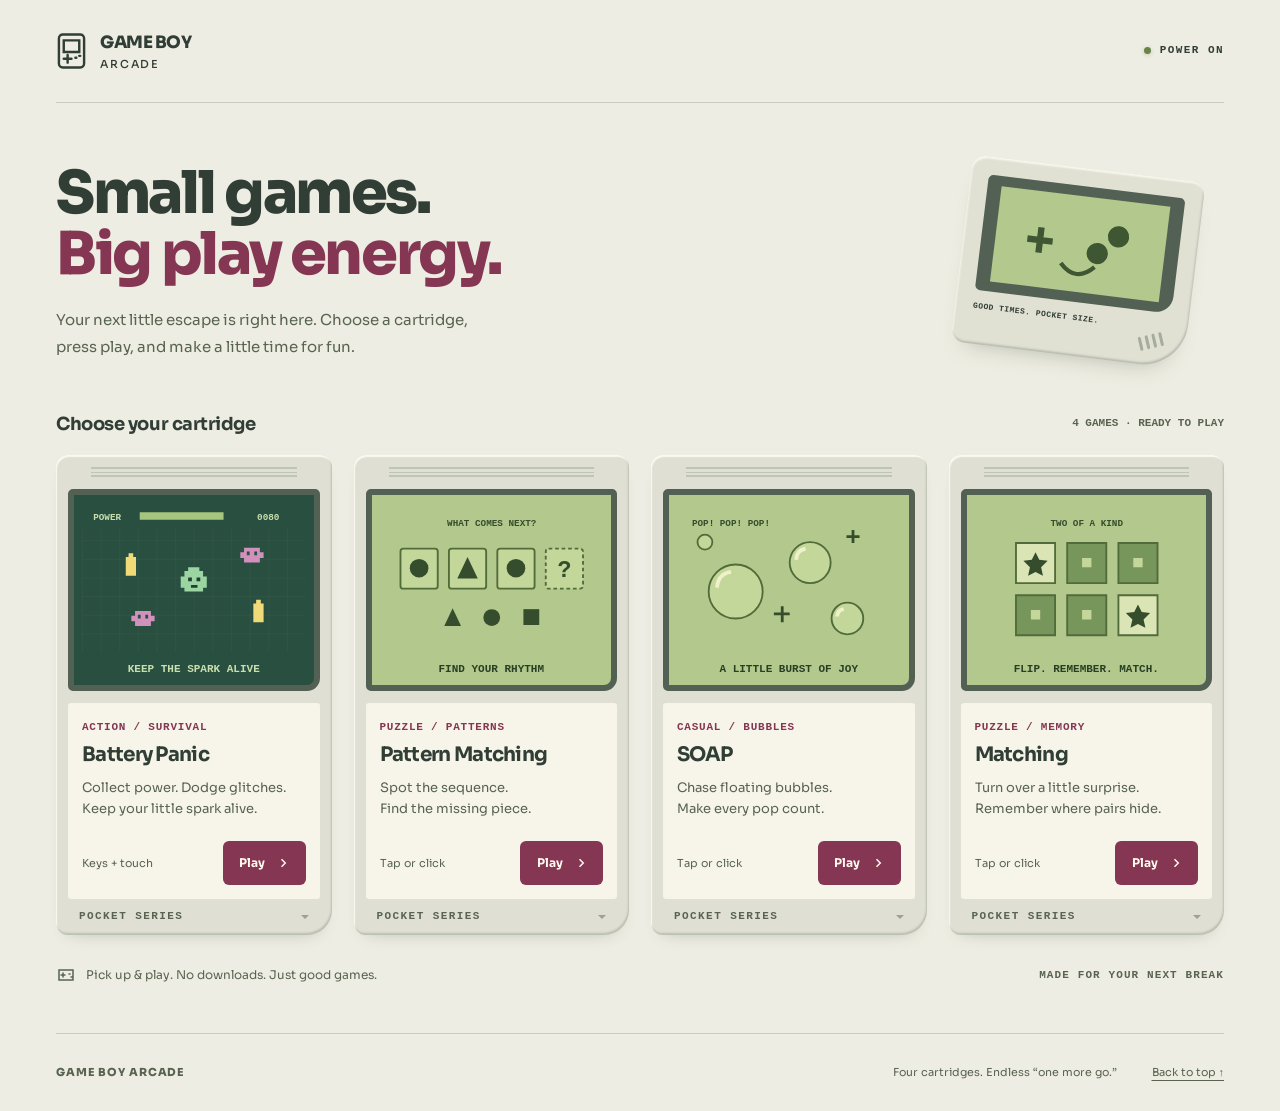
<file: index.html>
<!doctype html>
<html lang="en">
  <head>
    <meta charset="utf-8" />
    <meta
      name="viewport"
      content="width=device-width, initial-scale=1, viewport-fit=cover"
    />
    <meta name="theme-color" content="#eeede3" />
    <meta
      name="description"
      content="Four little games. One pocket arcade. Play Battery Panic, Pattern Matching, SOAP, and Matching in your browser."
    />
    <title>Game Boy Arcade — Pick up & play</title>
    <link rel="icon" href="assets/favicon.svg" type="image/svg+xml" />
    <link rel="stylesheet" href="assets/arcade.css" />
  </head>
  <body>
    <a class="skip" href="#games">Skip to games</a>
    <div class="shell">
      <header class="masthead">
        <a class="wordmark" href="index.html" aria-label="Game Boy Arcade home"
          ><svg viewBox="0 0 32 38" aria-hidden="true">
            <rect x="3" y="2" width="26" height="34" rx="4" />
            <path d="M8 8h16v12H8zM8 27h8m-4-4v8m8-5h1m3-2h1" /></svg
          ><span>GAME BOY <b>ARCADE</b></span></a
        >
        <span class="power"><i></i> POWER ON</span>
      </header>
      <main>
        <section class="intro" aria-labelledby="title">
          <div>
            <h1 id="title">Small games.<br /><span>Big play energy.</span></h1>
            <p>
              Your next little escape is right here. Choose a cartridge,<br
                class="desktop-break"
              />
              press play, and make a little time for fun.
            </p>
          </div>
          <div class="console-stamp" aria-hidden="true">
            <div class="stamp-screen">
              <svg viewBox="0 0 160 90">
                <path d="M30 46h24m-12-12v24" />
                <circle cx="115" cy="34" r="7" />
                <circle cx="97" cy="52" r="7" />
                <path class="smile" d="M64 65q16 17 32 0" />
              </svg>
            </div>
            <span>GOOD TIMES. POCKET SIZE.</span>
            <div class="stamp-slots"><i></i><i></i><i></i><i></i></div>
          </div>
        </section>
        <section
          class="collection"
          id="games"
          aria-labelledby="collection-title"
        >
          <div class="collection-heading">
            <h2 id="collection-title">Choose your cartridge</h2>
            <span>4 GAMES · READY TO PLAY</span>
          </div>
          <div class="games">
            <article class="cartridge">
              <div class="grip" aria-hidden="true"></div>
              <a
                class="preview battery"
                href="battery_panic.html"
                tabindex="-1"
                aria-hidden="true"
                ><svg viewBox="0 0 240 160">
                  <defs>
                    <pattern
                      id="tiles"
                      width="20"
                      height="20"
                      patternUnits="userSpaceOnUse"
                    >
                      <path
                        d="M20 0H0V20"
                        fill="none"
                        stroke="#44664a"
                        stroke-width=".5"
                      />
                    </pattern>
                  </defs>
                  <path fill="#294f41" d="M0 0h240v160H0z" />
                  <path fill="url(#tiles)" d="M0 27h240v133H0z" />
                  <text x="12" y="18">POWER</text>
                  <path fill="#a7c67d" d="M62 10h90v8H62z" />
                  <text x="188" y="18">0080</text>
                  <g fill="#f1db78">
                    <path
                      d="M47 58h11v20H47zM50 54h5v4h-5zM184 108h11v20h-11zM187 104h5v4h-5z"
                    />
                  </g>
                  <g fill="#9bd6a2">
                    <path
                      d="M110 73h20v22h-20zM106 79h4v12h-4zM130 79h4v12h-4zM114 69h12v4h-12z"
                    />
                  </g>
                  <path
                    fill="#213f34"
                    d="M114 80h4v4h-4zM123 80h4v4h-4zM117 88h7v3h-7z"
                  />
                  <g fill="#d091bc">
                    <path d="M57 116h17v16H57zM53 121h25v6H53z" />
                    <path d="M174 48h17v16h-17zM170 53h25v6h-25z" />
                  </g>
                  <path
                    fill="#294f41"
                    d="M60 120h3v4h-3zM68 120h3v4h-3zM177 52h3v4h-3zM185 52h3v4h-3z"
                  /></svg
                ><span class="screen-caption">KEEP THE SPARK ALIVE</span></a
              >
              <div class="label">
                <div class="genre">ACTION / SURVIVAL</div>
                <h3>Battery Panic</h3>
                <p>
                  Collect power. Dodge glitches.<br />Keep your little spark
                  alive.
                </p>
                <div class="card-bottom">
                  <span>Keys + touch</span
                  ><a
                    class="play"
                    href="battery_panic.html"
                    aria-label="Play Battery Panic"
                    >Play
                    <svg viewBox="0 0 16 16" aria-hidden="true">
                      <path d="m6 3 5 5-5 5" /></svg
                  ></a>
                </div>
              </div>
              <div class="cartridge-foot" aria-hidden="true">
                <span>POCKET SERIES</span><i></i>
              </div>
            </article>
            <article class="cartridge">
              <div class="grip" aria-hidden="true"></div>
              <a
                class="preview"
                href="pattern_matching.html"
                tabindex="-1"
                aria-hidden="true"
                ><svg viewBox="0 0 240 160">
                  <text x="120" y="25" text-anchor="middle">
                    WHAT COMES NEXT?
                  </text>
                  <g fill="#c4d79b" stroke="#526b3b" stroke-width="2">
                    <rect x="22" y="49" width="40" height="43" rx="3" />
                    <rect x="74" y="49" width="40" height="43" rx="3" />
                    <rect x="126" y="49" width="40" height="43" rx="3" />
                    <rect
                      x="178"
                      y="49"
                      width="40"
                      height="43"
                      rx="3"
                      stroke-dasharray="4 3"
                    />
                  </g>
                  <g fill="#354d2c">
                    <circle cx="42" cy="70" r="10" />
                    <path d="m94 58 11 23H83z" />
                    <circle cx="146" cy="70" r="10" />
                  </g>
                  <text x="198" y="79" class="question" text-anchor="middle">
                    ?
                  </text>
                  <g fill="#354d2c">
                    <path d="m78 113 9 19H69z" />
                    <circle cx="120" cy="123" r="9" />
                    <path d="M154 114h17v17h-17z" />
                  </g></svg
                ><span class="screen-caption">FIND YOUR RHYTHM</span></a
              >
              <div class="label">
                <div class="genre">PUZZLE / PATTERNS</div>
                <h3>Pattern Matching</h3>
                <p>Spot the sequence.<br />Find the missing piece.</p>
                <div class="card-bottom">
                  <span>Tap or click</span
                  ><a
                    class="play"
                    href="pattern_matching.html"
                    aria-label="Play Pattern Matching"
                    >Play
                    <svg viewBox="0 0 16 16" aria-hidden="true">
                      <path d="m6 3 5 5-5 5" /></svg
                  ></a>
                </div>
              </div>
              <div class="cartridge-foot" aria-hidden="true">
                <span>POCKET SERIES</span><i></i>
              </div>
            </article>
            <article class="cartridge">
              <div class="grip" aria-hidden="true"></div>
              <a
                class="preview"
                href="soap.html"
                tabindex="-1"
                aria-hidden="true"
                ><svg viewBox="0 0 240 160">
                  <text x="16" y="25">POP! POP! POP!</text>
                  <g fill="#c4d79b" stroke="#526b3b" stroke-width="2">
                    <circle cx="63" cy="95" r="29" />
                    <circle cx="143" cy="64" r="22" />
                    <circle cx="183" cy="124" r="17" />
                    <circle cx="30" cy="42" r="8" />
                  </g>
                  <g fill="none" stroke="#eff2c8" stroke-width="4">
                    <path
                      d="M43 91q1-15 15-17M128 61q0-10 10-12M172 122q0-7 7-8"
                    />
                  </g>
                  <path
                    d="M104 119h17m-8-8v17M182 36h14m-7-7v14"
                    fill="none"
                    stroke="#354d2c"
                    stroke-width="3"
                  /></svg
                ><span class="screen-caption">A LITTLE BURST OF JOY</span></a
              >
              <div class="label">
                <div class="genre">CASUAL / BUBBLES</div>
                <h3>SOAP</h3>
                <p>Chase floating bubbles.<br />Make every pop count.</p>
                <div class="card-bottom">
                  <span>Tap or click</span
                  ><a class="play" href="soap.html" aria-label="Play SOAP"
                    >Play
                    <svg viewBox="0 0 16 16" aria-hidden="true">
                      <path d="m6 3 5 5-5 5" /></svg
                  ></a>
                </div>
              </div>
              <div class="cartridge-foot" aria-hidden="true">
                <span>POCKET SERIES</span><i></i>
              </div>
            </article>
            <article class="cartridge">
              <div class="grip" aria-hidden="true"></div>
              <a
                class="preview"
                href="matching.html"
                tabindex="-1"
                aria-hidden="true"
                ><svg viewBox="0 0 240 160">
                  <text x="120" y="25" text-anchor="middle">TWO OF A KIND</text>
                  <g stroke="#526b3b" stroke-width="2">
                    <path
                      fill="#dbe4b5"
                      d="M44 43h42v43H44zM154 99h42v43h-42z"
                    />
                    <path
                      fill="#77965c"
                      d="M99 43h42v43H99zM154 43h42v43h-42zM44 99h42v43H44zM99 99h42v43H99z"
                    />
                  </g>
                  <g fill="#354d2c">
                    <path
                      d="m65 53 4 8 9 1-7 7 2 9-8-4-8 4 2-9-7-7 9-1zM175 109l4 8 9 1-7 7 2 9-8-4-8 4 2-9-7-7 9-1z"
                    />
                  </g>
                  <g fill="#c4d79b">
                    <path
                      d="M115 59h10v10h-10zM170 59h10v10h-10zM60 115h10v10H60zM115 115h10v10h-10z"
                    />
                  </g></svg
                ><span class="screen-caption">FLIP. REMEMBER. MATCH.</span></a
              >
              <div class="label">
                <div class="genre">PUZZLE / MEMORY</div>
                <h3>Matching</h3>
                <p>
                  Turn over a little surprise.<br />Remember where pairs hide.
                </p>
                <div class="card-bottom">
                  <span>Tap or click</span
                  ><a
                    class="play"
                    href="matching.html"
                    aria-label="Play Matching"
                    >Play
                    <svg viewBox="0 0 16 16" aria-hidden="true">
                      <path d="m6 3 5 5-5 5" /></svg
                  ></a>
                </div>
              </div>
              <div class="cartridge-foot" aria-hidden="true">
                <span>POCKET SERIES</span><i></i>
              </div>
            </article>
          </div>
        </section>
        <div class="play-note">
          <svg viewBox="0 0 20 20" aria-hidden="true">
            <path d="M3 5h14v10H3zM7 8v4m-2-2h4m4-1h1m1 3h1" />
          </svg>
          <p>Pick up & play. No downloads. Just good games.</p>
          <span>MADE FOR YOUR NEXT BREAK</span>
        </div>
      </main>
      <footer>
        <span>GAME BOY ARCADE</span
        ><span>Four cartridges. Endless “one more go.”</span
        ><a href="#title">Back to top ↑</a>
      </footer>
    </div>
  </body>
</html>
</file>
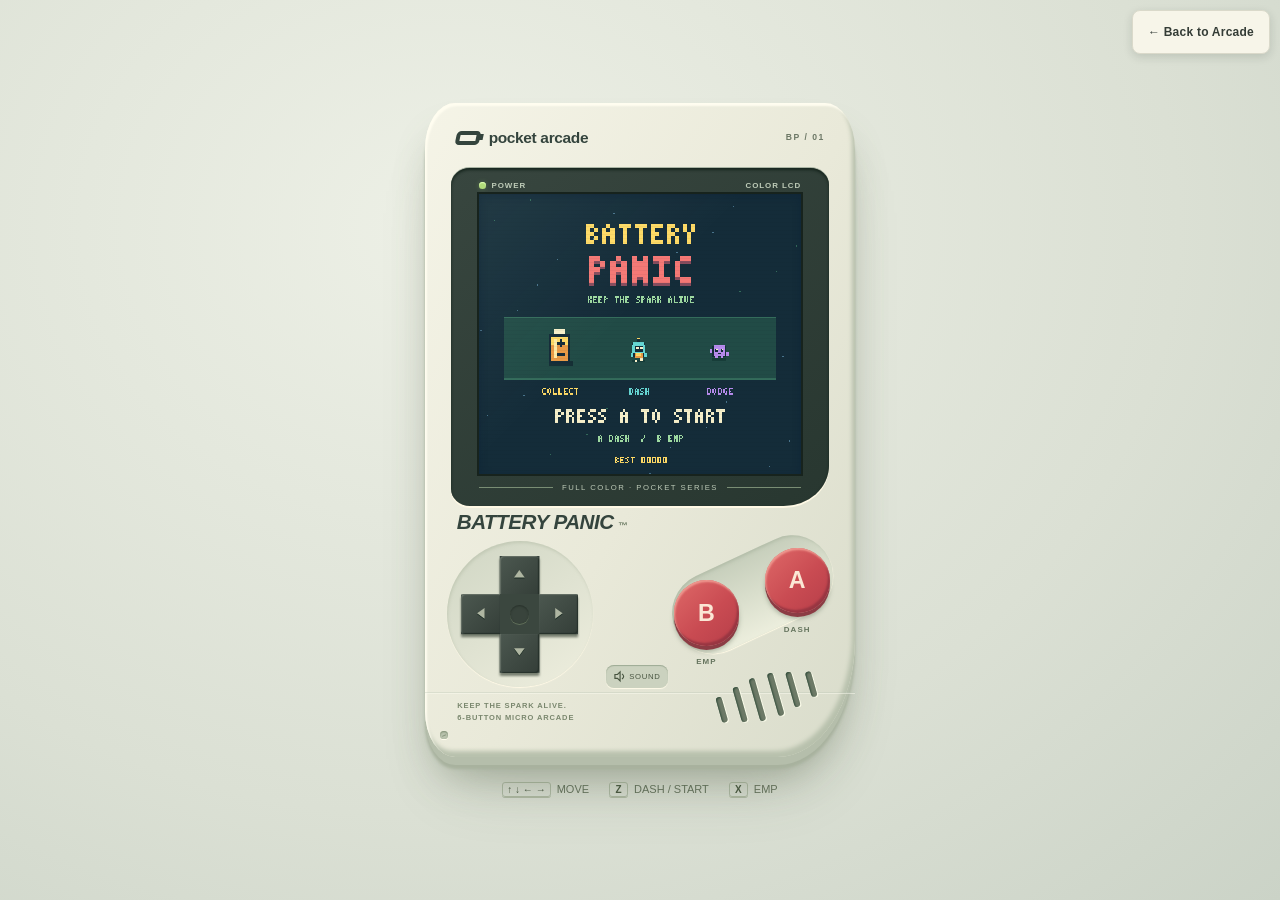
<file: battery_panic.html>
<!doctype html>
<html lang="en">
<head>
<meta charset="utf-8">
<meta name="viewport" content="width=device-width,initial-scale=1,viewport-fit=cover">
<meta name="theme-color" content="#dbe0d4">
<meta name="description" content="BATTERY PANIC. A pocket-sized pixel arcade game. Collect power, dodge glitches, and keep the little spark alive.">
<title>BATTERY PANIC — Pocket Arcade</title>
<style>
  :root { color-scheme: light; --ink:#34443d; --plastic:#eeeedd; --red:#c84c50; }
  * { box-sizing:border-box; -webkit-tap-highlight-color:transparent; }
  html { min-height:100%; background:#dbe0d4; }
  body { margin:0; min-height:100svh; padding:24px 12px; display:flex; flex-direction:column; align-items:center; justify-content:center; gap:24px; color:var(--ink); font-family:Arial,Helvetica,sans-serif; background:radial-gradient(ellipse at 35% 25%,#edf0e6 0%,#dbe0d4 62%,#cbd3c7 100%); }
  ::selection { background:#c84c50; color:#fff6df; }
  button { font:inherit; cursor:pointer; -webkit-user-select:none; user-select:none; }
  button:focus-visible { outline:3px solid #55a5a0; outline-offset:5px; }
  .console { width:min(430px,calc(100vw - 28px),calc((100svh - 100px) * .65)); aspect-ratio:430 / 654; position:relative; flex:none; container-type:inline-size; border-radius:7% 7% 18% 7%; background:linear-gradient(120deg,#f5f4e7 0%,#e9e9d9 54%,#d9dccb 100%); box-shadow:inset 2px 3px 2px #fffdf0,inset -3px -6px 4px #b8c1ad,0 8px 0 #b5beab,0 12px 3px #a8b29e,0 28px 40px -12px #68765b70,0 45px 70px -32px #4c5a4750; }
  .console::before { content:""; position:absolute; left:0; right:0; bottom:9.8%; height:1px; background:#bbc5b35c; box-shadow:0 1px 0 #fbfcf080; }
  .brand { position:absolute; top:4%; left:7.2%; display:flex; align-items:center; gap:2cqw; }
  .brand-mark { width:5.6cqw; height:3.2cqw; border:1.1cqw solid var(--ink); border-radius:1cqw; transform:skew(-12deg); position:relative; }
  .brand-mark::after { content:""; position:absolute; width:1cqw; height:1.3cqw; background:var(--ink); right:-1.7cqw; top:-.15cqw; }
  .brand-name { font-weight:900; font-size:3.6cqw; letter-spacing:-.08cqw; }
  .model { position:absolute; right:7%; top:4.5%; font-size:2cqw; letter-spacing:.35cqw; font-weight:700; color:#6d7866; }
  .bezel { position:absolute; top:10%; left:6%; width:88%; padding:6% 6.5% 7.5%; background:linear-gradient(145deg,#38463f,#283730); border-radius:5% 5% 12% 5%; box-shadow:inset 0 2px 3px #16251d,0 2px 0 #fff9e5,0 -1px 0 #a9b4a3; }
  .bezel-top { position:absolute; top:3.8%; left:7.4%; right:7.4%; display:flex; justify-content:space-between; align-items:center; font-size:1.85cqw; font-weight:700; letter-spacing:.22cqw; color:#becbb8; }
  .power { display:flex; align-items:center; gap:1.3cqw; }
  .power-led { width:1.65cqw; height:1.65cqw; background:#b1dc7a; border-radius:50%; box-shadow:inset 0 1px 1px #e2ffb7,0 0 5px #ace07950; }
  .lcd { aspect-ratio:240 / 208; position:relative; overflow:hidden; background:#142c39; box-shadow:0 0 0 2px #17231d,inset 0 0 5px #000; }
  canvas { display:block; width:100%; height:100%; image-rendering:pixelated; image-rendering:crisp-edges; }
  .lcd::after { content:""; pointer-events:none; position:absolute; inset:0; background:linear-gradient(135deg,#d3f3d912,transparent 45%),repeating-linear-gradient(0deg,transparent 0 3px,#09151b0b 3px 4px); box-shadow:inset 0 2px 8px #071b3650; }
  .bezel-bottom { position:absolute; bottom:4%; left:7.5%; right:7.5%; display:flex; align-items:center; gap:2cqw; font-size:1.8cqw; letter-spacing:.35cqw; color:#becbb8; }
  .bezel-bottom::before,.bezel-bottom::after { content:""; height:1px; flex:1; background:#798d74; }
  .game-label { position:absolute; top:62.2%; left:7.4%; font-weight:900; font-style:italic; font-size:4.8cqw; letter-spacing:-.12cqw; }
  .game-label small { font-size:2.2cqw; font-style:normal; font-weight:600; letter-spacing:.1cqw; margin-left:1cqw; color:#6e7d65; }
  .dpad-well { position:absolute; left:5%; top:67%; width:34%; aspect-ratio:1; border-radius:50%; background:linear-gradient(145deg,#d0d6c4,#eeeede); box-shadow:inset 1px 2px 3px #acb69f70,0 1px 1px #fff9e6; }
  .dpad { position:absolute; inset:10%; filter:drop-shadow(0 3px 1px #788071); }
  .cross { position:absolute; inset:0; background:#35403b; clip-path:polygon(33% 0,67% 0,67% 33%,100% 33%,100% 67%,67% 67%,67% 100%,33% 100%,33% 67%,0 67%,0 33%,33% 33%); }
  .dpad button { position:absolute; width:34%; height:34%; padding:0; border:0; background:linear-gradient(135deg,#4c5850,#343e38); color:#afb6a2; touch-action:none; box-shadow:inset 1px 1px 1px #667167,inset -1px -1px 1px #26312b; }
  .dpad button[data-control="up"] { top:0; left:33%; border-radius:10% 10% 0 0; }
  .dpad button[data-control="down"] { bottom:0; left:33%; border-radius:0 0 10% 10%; }
  .dpad button[data-control="left"] { left:0; top:33%; border-radius:10% 0 0 10%; }
  .dpad button[data-control="right"] { right:0; top:33%; border-radius:0 10% 10% 0; }
  .dpad button svg { width:32%; height:32%; fill:currentColor; filter:drop-shadow(0 1px 0 #192a22); }
  .dpad button.pressed { background:#2b3630; box-shadow:inset 1px 2px 3px #14261c; color:#d1dac2; transform:translateY(1px); }
  .dpad-center { position:absolute; top:33%; left:33%; width:34%; height:34%; background:#3b473f; pointer-events:none; display:grid; place-items:center; }
  .dpad-center::after { content:""; width:48%; height:48%; border-radius:50%; box-shadow:inset 0 1px 2px #27312a,0 1px 0 #61705b; background:#39443c; }
  .actions { position:absolute; width:37%; height:20%; right:5.5%; top:67%; }
  .actions::before { content:""; position:absolute; inset:10% -3% 28%; border-radius:50px; transform:rotate(-25deg); background:linear-gradient(#c6cebb,#eceedd); box-shadow:inset 1px 2px 3px #a3b09980,0 1px 1px #fffae6; }
  .action-group { position:absolute; width:41%; aspect-ratio:1; }
  .action-group.b { left:1%; top:30%; }
  .action-group.a { right:1%; top:5%; }
  .action { width:100%; height:100%; border:0; border-radius:50%; background:linear-gradient(135deg,#df6968,#c94b52 55%,#b63e49); color:#fbe7d5; font-size:5.4cqw; font-weight:800; box-shadow:inset 1px 2px 2px #ef9990,inset -2px -3px 2px #983642,0 4px 0 #8c3c44,0 6px 4px #73806c80; touch-action:none; }
  .action.pressed { transform:translateY(3px); background:linear-gradient(135deg,#cf585b,#b9404b); box-shadow:inset 1px 2px 3px #963b47,0 1px 0 #8c3c44,0 2px 2px #73806c80; }
  .action-caption { position:absolute; top:118%; left:0; width:100%; text-align:center; font-size:1.85cqw; font-weight:700; letter-spacing:.25cqw; color:#65745e; }
  .sound { position:absolute; left:42%; top:86%; border:0; padding:1.1cqw 1.7cqw; border-radius:8px; background:#cbd2bf; box-shadow:inset 0 1px 1px #9daa94,0 1px 1px #fffbe9; color:#485541; font-size:1.8cqw; letter-spacing:.15cqw; display:flex; align-items:center; gap:.8cqw; touch-action:manipulation; }
  .sound svg { width:3cqw; height:3cqw; fill:none; stroke:currentColor; stroke-width:1.8; }
  .sound .muted-mark { display:none; }
  .sound[aria-pressed="true"] .muted-mark { display:block; }
  .sound[aria-pressed="true"] .sound-wave { display:none; }
  .speaker { position:absolute; bottom:5.9%; right:9%; width:23%; height:6.7%; display:flex; justify-content:space-between; transform:rotate(-16deg); }
  .speaker i { width:6%; height:100%; border-radius:5px; background:#6d7a67; box-shadow:inset 1px 1px 2px #344e3c,1px 1px 0 #fafbe9; }
  .speaker i:nth-child(1),.speaker i:nth-child(6) { height:60%; margin-top:9%; }
  .speaker i:nth-child(2),.speaker i:nth-child(5) { height:82%; margin-top:4%; }
  .serial { position:absolute; left:7.5%; bottom:5%; font-size:1.75cqw; font-weight:600; letter-spacing:.2cqw; color:#7a876e; line-height:1.6; }
  .screw { position:absolute; width:1.8cqw; height:1.8cqw; border-radius:50%; background:#bbc4af; box-shadow:inset 0 1px 2px #7b8b70,0 1px 0 #fffbed; bottom:2.8%; left:3.5%; }
  .screw::after { content:""; position:absolute; top:46%; left:23%; width:54%; height:1px; background:#89967e; transform:rotate(-25deg); }
  .legend { display:flex; flex-wrap:wrap; justify-content:center; gap:8px 20px; color:#64715c; font-size:11px; line-height:1.5; }
  .legend span { display:flex; gap:6px; align-items:center; }
  kbd { min-width:19px; padding:1px 4px; text-align:center; border:1px solid #b0bba6; border-radius:3px; box-shadow:0 1px 0 #b0bba6; font:700 10px Arial,sans-serif; color:#47563f; }
  .sr-only { position:absolute; width:1px; height:1px; padding:0; margin:-1px; overflow:hidden; clip:rect(0,0,0,0); white-space:nowrap; border:0; }
  @media (max-height:520px) and (min-width:600px) { body { justify-content:flex-start; } .console { width:min(340px,calc(100vw - 28px)); } }
  @media (max-width:360px) { body { padding:16px 12px; gap:20px; } .legend { font-size:10px; gap:8px 12px; } }
  @media (prefers-reduced-motion:reduce) { .console { scroll-behavior:auto; } }
</style>
<link rel="icon" href="assets/favicon.svg" type="image/svg+xml">
<link rel="stylesheet" href="assets/arcade-nav.css">
</head>
<body class="arcade-battery">
<a class="arcade-return" href="index.html" lang="en">&#8592; Back to Arcade</a>
<main class="console" aria-label="Battery Panic handheld arcade console">
  <div class="brand"><span class="brand-mark" aria-hidden="true"></span><span class="brand-name">pocket arcade</span></div>
  <span class="model">BP / 01</span>
  <section class="bezel" aria-label="Game screen">
    <div class="bezel-top"><span class="power"><i class="power-led" aria-hidden="true"></i>POWER</span><span>COLOR LCD</span></div>
    <div class="lcd"><canvas id="game" width="240" height="208" role="img" aria-label="Battery Panic: collect batteries and avoid glitches. Press A or Z to start."></canvas></div>
    <div class="bezel-bottom">FULL COLOR · POCKET SERIES</div>
  </section>
  <div class="game-label">BATTERY PANIC<small>™</small></div>
  <div class="dpad-well"><div class="dpad" role="group" aria-label="Movement controls">
    <div class="cross" aria-hidden="true"></div>
    <button data-control="up" aria-label="Move up"><svg viewBox="0 0 12 12" aria-hidden="true"><path d="M6 2 11 9H1Z"/></svg></button>
    <button data-control="left" aria-label="Move left"><svg viewBox="0 0 12 12" aria-hidden="true"><path d="m2 6 7-5v10Z"/></svg></button>
    <button data-control="right" aria-label="Move right"><svg viewBox="0 0 12 12" aria-hidden="true"><path d="m10 6-7 5V1Z"/></svg></button>
    <button data-control="down" aria-label="Move down"><svg viewBox="0 0 12 12" aria-hidden="true"><path d="M6 10 1 3h10Z"/></svg></button>
    <div class="dpad-center" aria-hidden="true"></div>
  </div></div>
  <div class="actions" role="group" aria-label="Action controls">
    <div class="action-group b"><button class="action" data-control="b" aria-label="B: EMP pulse (X key)">B</button><span class="action-caption">EMP</span></div>
    <div class="action-group a"><button class="action" data-control="a" aria-label="A: start, dash, or restart (Z key)">A</button><span class="action-caption">DASH</span></div>
  </div>
  <button class="sound" id="mute" aria-pressed="false" aria-label="Mute sound"><svg viewBox="0 0 20 20" aria-hidden="true"><path d="M3 7h4l4-4v14l-4-4H3Z"/><path class="sound-wave" d="M14 6q5 4 0 8"/><path class="muted-mark" d="m14 7 5 6m0-6-5 6"/></svg><span>SOUND</span></button>
  <div class="speaker" aria-hidden="true"><i></i><i></i><i></i><i></i><i></i><i></i></div>
  <div class="serial">KEEP THE SPARK ALIVE.<br>6-BUTTON MICRO ARCADE</div><i class="screw" aria-hidden="true"></i>
  <p class="sr-only" id="status" aria-live="polite">Press A or Z to start. Arrow keys move, Z dashes, X sends an EMP pulse.</p>
</main>
<footer class="legend" aria-label="Keyboard instructions"><span><kbd>↑ ↓ ← →</kbd> MOVE</span><span><kbd>Z</kbd> DASH / START</span><span><kbd>X</kbd> EMP</span></footer>
<script>
(() => {
  'use strict';
  const canvas = document.getElementById('game');
  const ctx = canvas.getContext('2d', {alpha:false});
  ctx.imageSmoothingEnabled = false;
  const W=240, H=208, FIELD={left:10,right:230,top:35,bottom:198};
  const C={dark:'#142c39',deep:'#102431',floor:'#245249',tile:'#295b50',line:'#346c5b',mint:'#9edaa1',cream:'#f6efc9',yellow:'#ffda65',orange:'#e99a46',cyan:'#65d6d3',red:'#f57875',purple:'#b78bed',blue:'#48738b'};
  const DASH_CD=1.2, EMP_CD=5.5, reduced=matchMedia('(prefers-reduced-motion: reduce)').matches;
  const buttons=[...document.querySelectorAll('[data-control]')];
  const inputs={up:new Set(),down:new Set(),left:new Set(),right:new Set(),a:new Set(),b:new Set()};
  const pointers=new Map();
  let state='title', player, enemies=[], batteries=[], particles=[], trails=[], rings=[];
  let power=100, score=0, high=0, age=0, spawnClock=0, damageFlash=0, pickupFlash=0, shake=0, endDelay=0, lastTime=0, accumulator=0, visualTime=0;
  let muted=false, audio=null;
  try { high=Math.max(0,Math.min(999999,Number(localStorage.getItem('battery-panic-best'))||0)); } catch (_) {}
  const status=document.getElementById('status');
  const rand=(a,b)=>a+Math.random()*(b-a);
  const clamp=(v,a,b)=>Math.max(a,Math.min(b,v));
  const down=k=>inputs[k].size>0;
  // Original 3 x 5 bitmap alphabet keeps all LCD lettering crisp, with no font assets.
  const font={
    A:'010101111101101',B:'110101110101110',C:'011100100100011',D:'110101101101110',E:'111100110100111',F:'111100110100100',G:'011100101101011',H:'101101111101101',I:'111010010010111',J:'001001001101010',K:'101101110101101',L:'100100100100111',M:'101111111101101',N:'101111111111101',O:'010101101101010',P:'110101110100100',Q:'010101101111011',R:'110101110101101',S:'011100010001110',T:'111010010010010',U:'101101101101111',V:'101101101101010',W:'101101111111101',X:'101101010101101',Y:'101101010010010',Z:'111001010100111',
    '0':'111101101101111','1':'010110010010111','2':'110001010100111','3':'110001010001110','4':'101101111001001','5':'111100110001110','6':'011100111101111','7':'111001010010010','8':'111101111101111','9':'111101111001110',':':'000010000010000','!':'010010010000010','/':'001001010100100','-':'000000111000000','.':'000000000000010','+':'000010111010000','?':'110001010000010'
  };
  function text(str,x,y,color=C.cream,scale=1,center=false) {
    str=String(str).toUpperCase();
    if(center) x-=Math.floor((str.length*4-1)*scale/2);
    ctx.fillStyle=color;
    for(let i=0;i<str.length;i++) { const glyph=font[str[i]]; if(!glyph) continue; for(let n=0;n<15;n++) if(glyph[n]==='1') ctx.fillRect(Math.round(x+i*4*scale+(n%3)*scale),Math.round(y+Math.floor(n/3)*scale),scale,scale); }
  }
  function rect(x,y,w,h,color) { ctx.fillStyle=color;ctx.fillRect(Math.round(x),Math.round(y),w,h); }
  function sound(kind) {
    if(muted||!audio) return;
    const sequences={pickup:[[660,880,.07],[990,1320,.1]],dash:[[400,90,.12]],emp:[[120,650,.17],[650,90,.22]],damage:[[180,45,.18]],over:[[320,240,.12],[240,160,.14],[160,60,.35]],start:[[330,440,.07],[660,880,.1]]};
    try {
      let at=audio.currentTime;
      for(const [from,to,duration] of sequences[kind]||[]) {
        const osc=audio.createOscillator(),gain=audio.createGain();
        osc.type=kind==='emp'?'sawtooth':'square';osc.frequency.setValueAtTime(from,at);osc.frequency.exponentialRampToValueAtTime(to,at+duration);
        gain.gain.setValueAtTime(.0001,at);gain.gain.exponentialRampToValueAtTime(.035,at+.008);gain.gain.exponentialRampToValueAtTime(.0001,at+duration);
        osc.connect(gain);gain.connect(audio.destination);osc.start(at);osc.stop(at+duration+.015);
        osc.onended=()=>{osc.disconnect();gain.disconnect();};at+=duration;
      }
    } catch (_) { /* Audio support never affects gameplay. */ }
  }
  function unlockAudio() {
    if(muted) return;
    try { if(!audio) { const Audio=window.AudioContext||window.webkitAudioContext;if(Audio) audio=new Audio(); } if(audio&&audio.state==='suspended') audio.resume().catch(()=>{}); } catch (_) {}
  }
  document.getElementById('mute').addEventListener('click',()=>{
    muted=!muted;const button=document.getElementById('mute');button.setAttribute('aria-pressed',String(muted));button.setAttribute('aria-label',muted?'Unmute sound':'Mute sound');
    if(audio&&muted) audio.suspend().catch(()=>{});else unlockAudio();
  });
  function spark(x,y,color,count=9) { for(let i=0;i<count;i++) particles.push({x,y,vx:rand(-35,35),vy:rand(-35,35),life:rand(.2,.55),color}); }
  function placeBattery() {
    let x,y;
    for(let attempt=0;attempt<40;attempt++) {
      x=rand(20,220);y=rand(47,185);
      if(Math.hypot(x-player.x,y-player.y)>27 && batteries.every(b=>Math.hypot(x-b.x,y-b.y)>30) && enemies.every(e=>Math.hypot(x-e.x,y-e.y)>19)) break;
    }
    batteries.push({x,y,phase:rand(0,6)});
  }
  function spawnEnemy() {
    const edge=Math.floor(rand(0,4));let x=edge===0?12:edge===1?228:rand(12,228),y=edge===2?38:edge===3?195:rand(38,195);
    if(Math.hypot(x-player.x,y-player.y)<55) { x=player.x<W/2?226:14;y=player.y<116?192:40; }
    enemies.push({x,y,vx:0,vy:0,stun:.7,phase:rand(0,6),color:[C.purple,C.red,C.cyan][enemies.length%3]});
  }
  function reset() {
    player={x:120,y:118,faceX:0,faceY:1,dashX:0,dashY:1,dash:0,aCD:0,bCD:0,invincible:1};
    enemies=[];batteries=[];particles=[];trails=[];rings=[];power=100;score=0;age=0;spawnClock=0;shake=0;damageFlash=0;pickupFlash=0;endDelay=0;accumulator=0;
    for(let i=0;i<3;i++) placeBattery();for(let i=0;i<3;i++) spawnEnemy();
  }
  function start() { reset();state='playing';status.textContent='Game started. Collect yellow batteries. Z dashes. X sends an EMP pulse.';canvas.setAttribute('aria-label','Battery Panic in progress. Collect yellow batteries and avoid colorful glitches.');sound('start'); }
  function end() {
    state='over';power=0;endDelay=.5;shake=0;sound('over');
    if(score>high) { high=score;try {localStorage.setItem('battery-panic-best',String(high));}catch (_){} }
    status.textContent=`Game over. Score ${score}. Best ${high}. Press A or Z to restart.`;
    canvas.setAttribute('aria-label',`Game over. Score ${score}. Best ${high}. Press A or Z to restart.`);
  }
  function action(key) {
    if(key==='a' && (state==='title'||state==='over'&&endDelay<=0)) {start();return;}
    if(state!=='playing') return;
    if(key==='a' && player.aCD<=0) {
      const dx=Number(down('right'))-Number(down('left')),dy=Number(down('down'))-Number(down('up'));
      // Dominant axis keeps both walking and dashing strictly four-directional.
      if(dx) {player.faceX=dx;player.faceY=0;}else if(dy) {player.faceX=0;player.faceY=dy;}
      player.dashX=player.faceX;player.dashY=player.faceY;player.dash=.16;player.aCD=DASH_CD;sound('dash');
    }
    if(key==='b' && player.bCD<=0) {
      player.bCD=EMP_CD;rings.push({x:player.x,y:player.y,life:.45});spark(player.x,player.y,C.cyan,15);sound('emp');
      for(const e of enemies) {
        const dx=e.x-player.x,dy=e.y-player.y,d=Math.hypot(dx,dy);
        if(d<65) { const angle=d>.1?Math.atan2(dy,dx):rand(0,Math.PI*2);e.vx=Math.cos(angle)*175;e.vy=Math.sin(angle)*175;e.stun=1.8;spark(e.x,e.y,C.cyan,4); }
      }
    }
  }
  function syncButton(key) { const button=buttons.find(b=>b.dataset.control===key);button.classList.toggle('pressed',down(key));button.setAttribute('aria-pressed',String(down(key))); }
  function press(key,source) { const was=down(key);inputs[key].add(source);syncButton(key);if(!was) action(key); }
  function release(key,source) { inputs[key].delete(source);syncButton(key); }
  function clearInputs() { for(const k in inputs) {inputs[k].clear();syncButton(k);}pointers.clear(); }
  const keyMap={ArrowUp:'up',ArrowDown:'down',ArrowLeft:'left',ArrowRight:'right',KeyZ:'a',KeyX:'b'};
  window.addEventListener('keydown',e=>{
    const key=keyMap[e.code];if(!key||e.ctrlKey||e.metaKey||e.altKey) return;
    e.preventDefault();if(e.repeat) return;unlockAudio();press(key,'keyboard:'+e.code);
  });
  window.addEventListener('keyup',e=>{const key=keyMap[e.code];if(key){e.preventDefault();release(key,'keyboard:'+e.code);}});
  for(const button of buttons) {
    button.addEventListener('pointerdown',e=>{
      if(e.pointerType==='mouse'&&e.button!==0) return;
      e.preventDefault();unlockAudio();button.setPointerCapture(e.pointerId);pointers.set(e.pointerId,button.dataset.control);press(button.dataset.control,'pointer:'+e.pointerId);
    });
    const finish=e=>{const key=pointers.get(e.pointerId);if(key) {release(key,'pointer:'+e.pointerId);pointers.delete(e.pointerId);}};
    button.addEventListener('pointerup',finish);button.addEventListener('pointercancel',finish);button.addEventListener('lostpointercapture',finish);
    button.addEventListener('contextmenu',e=>e.preventDefault());
    // Assistive technology activation also passes through the same action function.
    button.addEventListener('click',e=>{if(e.detail===0){unlockAudio();action(button.dataset.control);}});
  }
  window.addEventListener('blur',()=>{clearInputs();lastTime=0;accumulator=0;});
  document.addEventListener('visibilitychange',()=>{clearInputs();lastTime=0;accumulator=0;});
  function update(dt) {
    visualTime+=dt;endDelay=Math.max(0,endDelay-dt);
    for(const p of particles) {p.x+=p.vx*dt;p.y+=p.vy*dt;p.life-=dt;}
    particles=particles.filter(p=>p.life>0);
    for(const t of trails) t.life-=dt;trails=trails.filter(t=>t.life>0);
    for(const r of rings) r.life-=dt;rings=rings.filter(r=>r.life>0);
    if(state!=='playing') return;
    age+=dt;power=Math.max(0,power-dt*(2.4+Math.min(age/100,.8)));
    player.aCD=Math.max(0,player.aCD-dt);player.bCD=Math.max(0,player.bCD-dt);player.invincible=Math.max(0,player.invincible-dt);
    shake=Math.max(0,shake-dt);damageFlash=Math.max(0,damageFlash-dt);pickupFlash=Math.max(0,pickupFlash-dt);
    const dx=Number(down('right'))-Number(down('left')),dy=Number(down('down'))-Number(down('up'));
    const mx=dx,my=dx?0:dy;
    if(player.dash>0) {
      trails.push({x:player.x,y:player.y,life:.16});player.x+=player.dashX*235*dt;player.y+=player.dashY*235*dt;player.dash=Math.max(0,player.dash-dt);
    } else {player.x+=mx*66*dt;player.y+=my*66*dt;if(mx||my){player.faceX=mx;player.faceY=my;}}
    player.x=clamp(player.x,FIELD.left+6,FIELD.right-6);player.y=clamp(player.y,FIELD.top+7,FIELD.bottom-7);
    for(let i=batteries.length-1;i>=0;i--) {
      const b=batteries[i];if(Math.hypot(player.x-b.x,player.y-b.y)<10) {batteries.splice(i,1);power=Math.min(100,power+24);score=Math.min(999999,score+100);spark(b.x,b.y,C.yellow,12);pickupFlash=.18;sound('pickup');placeBattery();}
    }
    spawnClock+=dt;
    const target=Math.min(14,3+Math.floor(age/10));
    if(enemies.length<target && spawnClock>1.5) {spawnEnemy();spawnClock=0;}
    for(const e of enemies) {
      e.stun=Math.max(0,e.stun-dt);
      if(e.stun<=0) {
        const ex=player.x-e.x,ey=player.y-e.y,d=Math.hypot(ex,ey)||1,speed=16+Math.min(age*.24,27);
        e.x+=ex/d*speed*dt;e.y+=ey/d*speed*dt;
      }
      e.x+=e.vx*dt;e.y+=e.vy*dt;e.vx*=Math.exp(-7*dt);e.vy*=Math.exp(-7*dt);
      e.x=clamp(e.x,FIELD.left+5,FIELD.right-5);e.y=clamp(e.y,FIELD.top+5,FIELD.bottom-5);
      if(e.stun<=0 && player.dash<=0 && player.invincible<=0 && Math.hypot(e.x-player.x,e.y-player.y)<10) {
        power=Math.max(0,power-20);player.invincible=1.15;e.stun=.45;damageFlash=.15;shake=reduced?0:.18;spark(player.x,player.y,C.red,12);sound('damage');
        const angle=Math.atan2(e.y-player.y,e.x-player.x);e.vx=Math.cos(angle)*100;e.vy=Math.sin(angle)*100;
      }
    }
    if(power<=0) end();
  }
  function batterySprite(x,y,large=false) {
    ctx.save();ctx.translate(Math.round(x),Math.round(y));if(large)ctx.scale(2,2);
    rect(-4,5,9,2,'#152f35');rect(-2,-7,4,2,C.cream);rect(-4,-5,8,11,C.dark);rect(-3,-4,6,9,C.orange);rect(-3,-4,6,3,C.yellow);rect(-2,-3,1,7,'#ffeaa3');rect(-1,-2,3,1,C.dark);rect(0,-3,1,3,C.dark);rect(-1,2,3,1,C.dark);ctx.restore();
  }
  function playerSprite(x,y,frame=0) {
    const px=Math.round(x),py=Math.round(y),step=Math.floor(frame*8)%2;
    rect(px-5,py+6,10,2,'#153b38');rect(px-5,py-6,10,10,C.dark);rect(px-4,py-7,8,2,C.cyan);rect(px-5,py-5,10,6,C.cyan);rect(px-3,py-4,6,4,C.dark);rect(px-2,py-3,2,1,C.cream);rect(px+1,py-3,2,1,C.cream);
    rect(px-3,py+1,6,4,C.orange);rect(px-2,py+1,4,2,C.yellow);rect(px-6,py+1,2,3,C.cyan);rect(px+4,py+1,2,3,C.cyan);rect(px-3,py+5+step,2,2,C.cream);rect(px+1,py+6-step,2,2,C.cream);rect(px-1,py-10,2,3,C.dark);rect(px-1,py-10,2,1,C.yellow);
  }
  function enemySprite(e) {
    const x=Math.round(e.x),y=Math.round(e.y),j=Math.floor(visualTime*8+e.phase)%2;
    rect(x-5,y+5,10,2,'#173d39');rect(x-5,y-4,10,8,C.dark);rect(x-4,y-5,8,8,e.stun>0?C.blue:e.color);rect(x-6-j,y-2,2,3,e.color);rect(x+4+j,y,2,3,e.color);rect(x-3,y+3,2,2,e.color);rect(x+1,y+3,2,2,e.color);
    rect(x-3,y-2,2,2,C.dark);rect(x+1,y-2,2,2,C.dark);rect(x-2,y-2,1,1,C.cream);rect(x+2,y-2,1,1,C.cream);rect(x-1,y+1,2,1,C.dark);
    if(e.stun>0) {rect(x-4,y-9,2,1,C.cyan);rect(x+3,y-8,2,1,C.cyan);}
  }
  function arena() {
    rect(0,0,W,H,C.dark);rect(6,30,228,173,'#183d3d');rect(9,33,222,167,C.floor);
    for(let row=0;row<10;row++)for(let col=0;col<14;col++) {const x=10+col*16,y=35+row*16;if((row+col)%2===0)rect(x,y,16,16,C.tile);rect(x+2,y+2,1,1,C.line);}
    // Tiny circuit traces at the perimeter establish the arena without obstructing it.
    for(let i=0;i<7;i++) {const y=45+i*22;rect(4,y,2,8,C.blue);rect(234,y+5,2,8,C.blue);}
    for(let i=0;i<10;i++) {rect(15+i*23,202,8,2,C.line);}
    ctx.strokeStyle=C.line;ctx.lineWidth=1;ctx.strokeRect(9.5,33.5,221,166);
    rect(14,39,10,1,C.mint);rect(14,39,1,8,C.mint);rect(216,191,10,1,C.mint);rect(225,184,1,8,C.mint);
  }
  function hud() {
    text('SCORE',9,5,C.mint);text(String(score).padStart(5,'0'),9,14,C.cream);
    text('BEST',69,5,C.mint);text(String(Math.max(score,high)).padStart(5,'0'),69,14,C.yellow);
    const low=power<25,color=low?C.red:C.mint;
    text(low&&Math.floor(visualTime*3)%2?'LOW!':'POWER',128,5,color);
    rect(128,13,49,9,C.blue);rect(177,15,2,5,C.blue);rect(130,15,45,5,C.dark);
    rect(130,15,Math.ceil(45*power/100),5,color);
    text('A',189,5,C.cream);text('B',214,5,C.cream);
    const a=player?player.aCD:0,b=player?player.bCD:0;
    rect(188,15,17,5,C.blue);rect(188,15,Math.round(17*(1-a/DASH_CD)),5,C.yellow);
    rect(213,15,17,5,C.blue);rect(213,15,Math.round(17*(1-b/EMP_CD)),5,C.cyan);
    rect(9,25,222,1,C.blue);
  }
  function title() {
    rect(0,0,W,H,C.dark);
    for(let i=0;i<36;i++) {let x=(i*47+11)%W,y=(i*29+19)%H;rect(x,y,1,1,i%3===0?C.line:C.blue);}
    text('BATTERY',W/2,24,C.dark,3,true);text('BATTERY',W/2,22,C.yellow,3,true);
    text('PANIC',W/2,48,'#874c5d',4,true);text('PANIC',W/2,46,C.red,4,true);
    text('KEEP THE SPARK ALIVE',W/2,76,C.mint,1,true);
    rect(19,91,202,47,'#214b46');rect(19,91,202,1,C.line);rect(19,137,202,1,C.line);
    batterySprite(60,114,true);playerSprite(119,117,visualTime);enemySprite({x:179,y:117,stun:0,color:C.purple,phase:0});
    text('COLLECT',60,144,C.yellow,1,true);text('DASH',119,144,C.cyan,1,true);text('DODGE',179,144,C.purple,1,true);
    text('PRESS A TO START',W/2,160,C.cream,2,true);
    text('A DASH  /  B EMP',W/2,179,C.mint,1,true);
    text('BEST '+String(high).padStart(5,'0'),W/2,195,C.yellow,1,true);
  }
  function draw() {
    if(state==='title') {title();return;}
    arena();ctx.save();
    if(shake>0)ctx.translate(Math.round(rand(-2,2)),Math.round(rand(-2,2)));
    ctx.beginPath();ctx.rect(10,35,220,163);ctx.clip();
    for(const b of batteries) batterySprite(b.x,b.y+(reduced?0:Math.round(Math.sin(visualTime*3+b.phase))));
    for(const t of trails) {ctx.globalAlpha=t.life/.16*.5;rect(t.x-4,t.y-5,8,10,C.cyan);}ctx.globalAlpha=1;
    for(const e of enemies) enemySprite(e);
    if(player.invincible<=0||Math.floor(visualTime*12)%2===0||state==='over') playerSprite(player.x,player.y,down('left')||down('right')||down('up')||down('down')?visualTime:0);
    for(const r of rings) {ctx.strokeStyle=C.cyan;ctx.lineWidth=2;ctx.globalAlpha=r.life/.45;ctx.beginPath();ctx.arc(r.x,r.y,(1-r.life/.45)*68+3,0,Math.PI*2);ctx.stroke();}ctx.globalAlpha=1;
    for(const p of particles) rect(p.x,p.y,2,2,p.color);
    if(pickupFlash>0) {ctx.globalAlpha=pickupFlash*.65;rect(10,35,220,163,C.yellow);ctx.globalAlpha=1;}
    if(damageFlash>0) {ctx.globalAlpha=damageFlash*1.4;rect(10,35,220,163,C.red);ctx.globalAlpha=1;}
    ctx.restore();hud();
    if(state==='over') {
      ctx.globalAlpha=.78;rect(9,33,222,167,C.dark);ctx.globalAlpha=1;
      rect(26,66,188,99,C.dark);rect(26,66,188,2,C.red);rect(26,164,188,1,C.blue);
      text('OUT OF JUICE',120,80,C.red,2,true);text('GAME OVER',120,99,C.cream,1,true);
      text('SCORE '+String(score).padStart(5,'0'),120,115,C.yellow,1,true);text('BEST  '+String(high).padStart(5,'0'),120,128,C.mint,1,true);
      if(endDelay<=0)text('A TO RECHARGE',120,145,C.cream,2,true);
    }
  }
  // One permanent animation loop and one set of listeners; restarting only resets data.
  function frame(now) {
    const dt=lastTime?Math.min((now-lastTime)/1000,.1):0;lastTime=now;
    if(!document.hidden) {accumulator+=dt;while(accumulator>=1/60) {update(1/60);accumulator-=1/60;}draw();}
    requestAnimationFrame(frame);
  }
  requestAnimationFrame(frame);
})();
</script>
</body>
</html>
</file>
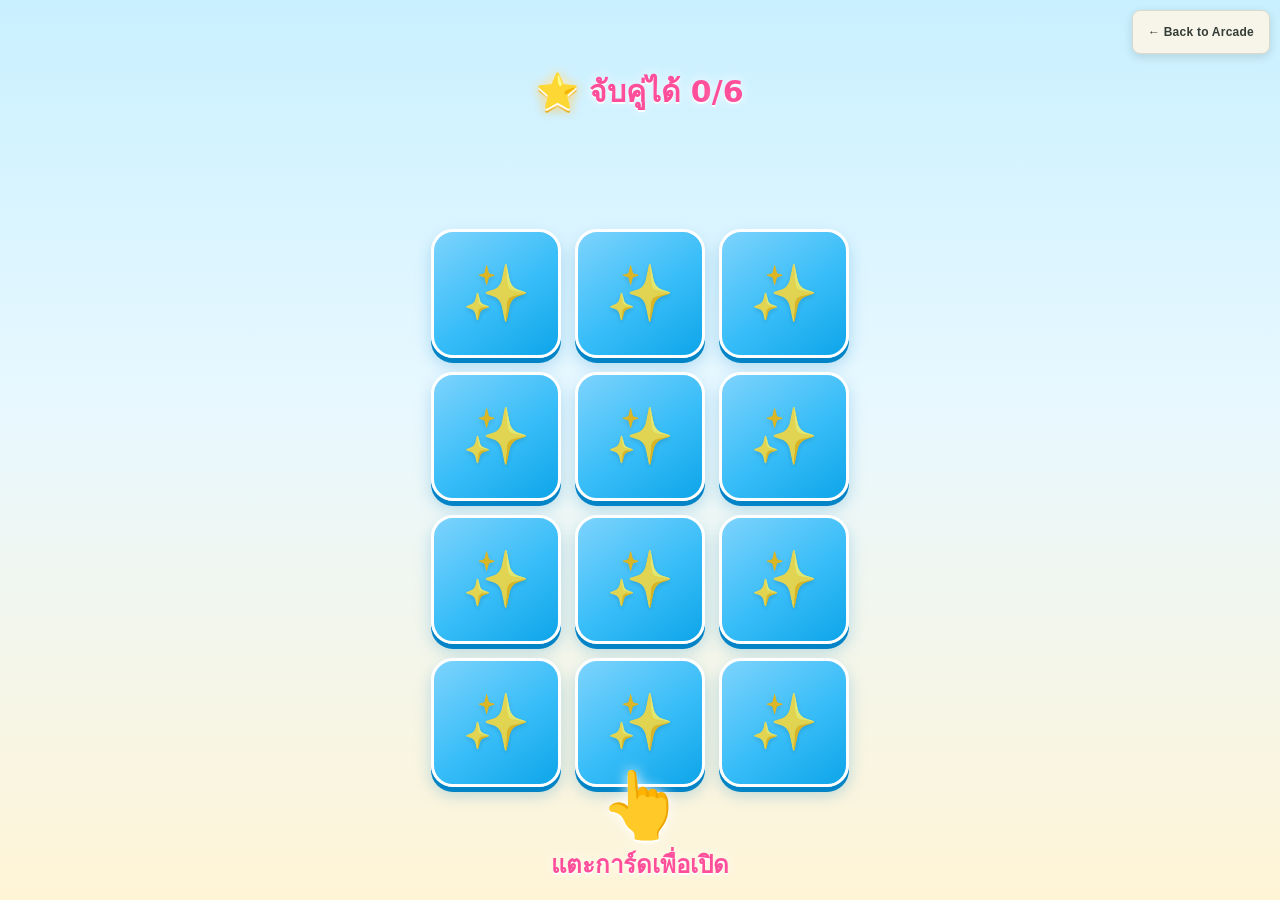
<file: matching.html>
<!DOCTYPE html>
<html lang="th">
<head>
<meta charset="utf-8">
<meta name="viewport" content="width=device-width, initial-scale=1, maximum-scale=1, user-scalable=no, viewport-fit=cover">
<title>เกมจับคู่การ์ด</title>
<style>
  *{margin:0;padding:0;box-sizing:border-box;-webkit-tap-highlight-color:transparent;}
  html,body{
    height:100%;overflow:hidden;
    touch-action:manipulation;
    user-select:none;-webkit-user-select:none;
    font-family:system-ui,-apple-system,"Segoe UI",sans-serif;
  }
  body{
    display:flex;flex-direction:column;
    background:linear-gradient(180deg,#c9f0ff 0%,#e8f8ff 45%,#fff4d6 100%);
    height:100dvh;
    padding:calc(8px + env(safe-area-inset-top)) 10px calc(10px + env(safe-area-inset-bottom));
  }

  /* ---------- HUD ---------- */
  #hud{
    flex:0 0 auto;
    display:flex;align-items:center;justify-content:center;gap:10px;
    font-size:clamp(20px,5vw,30px);
    font-weight:900;color:#ff4f9a;
    text-shadow:0 2px 0 #fff,0 0 12px #fff;
    padding:4px 0 10px;
  }
  #hud .star{font-size:1.15em;filter:drop-shadow(0 2px 0 #e6a700);}

  /* ---------- กระดานการ์ด ---------- */
  #board{
    flex:0 0 auto;
    margin:auto;
    width:min(94vw, 520px, 46.5vh);
    aspect-ratio:3 / 4;
    display:grid;
    grid-template-columns:repeat(3,1fr);
    grid-template-rows:repeat(4,1fr);
    gap:clamp(8px,2vw,14px);
    perspective:1000px;
  }

  .card{
    position:relative;
    cursor:pointer;
    container-type:size;
    -webkit-tap-highlight-color:transparent;
  }
  .card-inner{
    position:relative;width:100%;height:100%;
    transform-style:preserve-3d;
    transition:transform .38s cubic-bezier(.2,.8,.3,1.2);
  }
  .card.flipped .card-inner,
  .card.matched .card-inner{transform:rotateY(180deg);}

  .face{
    position:absolute;inset:0;
    border-radius:clamp(12px,3.5vw,22px);
    display:flex;align-items:center;justify-content:center;
    backface-visibility:hidden;-webkit-backface-visibility:hidden;
    overflow:hidden;
  }

  /* ด้านหลังการ์ด (ลาย) */
  .face-down{
    background:linear-gradient(145deg,#7dd3fc,#38bdf8 55%,#0ea5e9);
    box-shadow:0 5px 0 #0284c7, 0 8px 16px rgba(2,132,199,.25);
    border:3px solid #fff;
  }
  .face-down::after{
    content:"✨";
    font-size:clamp(26px,9vmin,54px);
    opacity:.85;
    filter:drop-shadow(0 2px 2px rgba(0,0,0,.15));
  }

  /* ด้านหน้า (รูปสัตว์) */
  .face-up{
    transform:rotateY(180deg);
    background:#fff;
    box-shadow:0 5px 0 #e2e8f0, 0 8px 16px rgba(0,0,0,.12);
    border:3px solid #fff;
    font-size:clamp(38px,13vmin,72px);
    font-family:"Apple Color Emoji","Segoe UI Emoji","Noto Color Emoji",sans-serif;
    line-height:1;
  }

  .card.matched{pointer-events:none;}
  .card.matched .face-up{
    background:linear-gradient(160deg,#fff9c4,#ffe082);
    box-shadow:0 5px 0 #fbc02d, 0 0 22px rgba(251,192,45,.85);
    animation:matchPop .45s ease;
  }
  @keyframes matchPop{
    0%{transform:rotateY(180deg) scale(1);}
    45%{transform:rotateY(180deg) scale(1.12);}
    100%{transform:rotateY(180deg) scale(1);}
  }
  .card.shake .card-inner{animation:shake .45s ease;}
  @keyframes shake{
    0%,100%{transform:rotateY(180deg) translateX(0);}
    25%{transform:rotateY(180deg) translateX(-7px);}
    75%{transform:rotateY(180deg) translateX(7px);}
  }

  /* ---------- คำใบ้ ---------- */
  #hint{
    position:fixed;left:0;right:0;bottom:calc(16px + env(safe-area-inset-bottom));
    display:flex;flex-direction:column;align-items:center;gap:2px;
    pointer-events:none;transition:opacity .4s;
    font-size:clamp(18px,4.5vw,24px);font-weight:800;color:#ff4f9a;
    text-shadow:0 2px 0 #fff,0 0 14px #fff;
    z-index:6;
  }
  #hint .hand{font-size:clamp(40px,12vw,64px);animation:tap 1.1s ease-in-out infinite;}
  @keyframes tap{0%,100%{transform:translateY(0) scale(1);}50%{transform:translateY(-14px) scale(1.1);}}
  #hint.hide{opacity:0;}

  /* ---------- หน้าจอชนะ ---------- */
  #win{
    position:fixed;inset:0;z-index:20;
    display:flex;flex-direction:column;align-items:center;justify-content:center;gap:16px;
    background:rgba(255,255,255,.82);
    backdrop-filter:blur(8px);-webkit-backdrop-filter:blur(8px);
    text-align:center;padding:20px;
  }
  #win.hidden{display:none;}
  .win-emoji{font-size:clamp(64px,20vw,110px);animation:bounce 1s ease-in-out infinite;}
  @keyframes bounce{0%,100%{transform:translateY(0);}50%{transform:translateY(-16px);}}
  .win-title{
    font-size:clamp(30px,9vw,52px);font-weight:900;color:#ff4f9a;
    text-shadow:0 4px 0 #fff,0 0 26px #fff;
  }
  .win-sub{font-size:clamp(18px,5vw,26px);font-weight:800;color:#0ea5e9;}
  #replay{
    margin-top:8px;
    font-family:inherit;font-size:clamp(22px,6.5vw,34px);font-weight:900;
    padding:.55em 1.4em;border:none;border-radius:999px;color:#6b3f00;
    background:linear-gradient(180deg,#ffd93b,#ffb300);
    box-shadow:0 8px 0 #d68f00, 0 14px 26px rgba(0,0,0,.18);
    cursor:pointer;
  }
  #replay:active{transform:translateY(5px);box-shadow:0 3px 0 #d68f00;}

  /* ---------- แคนวาสเอฟเฟกต์ ---------- */
  #fx{position:fixed;inset:0;width:100%;height:100%;pointer-events:none;z-index:15;}

  @supports (font-size:1cqw){
    .face-up{font-size:58cqw;}
    .face-down::after{font-size:42cqw;}
  }
</style>
<link rel="icon" href="assets/favicon.svg" type="image/svg+xml">
<link rel="stylesheet" href="assets/arcade-nav.css">
</head>
<body class="arcade-integrated">
<a class="arcade-return" href="index.html" lang="en">&#8592; Back to Arcade</a>

<div id="hud">
  <span class="star">⭐</span>
  <span>จับคู่ได้ <span id="pairs">0</span>/6</span>
</div>

<main id="board" aria-label="กระดานจับคู่การ์ด"></main>

<div id="hint"><div class="hand">👆</div><div>แตะการ์ดเพื่อเปิด</div></div>

<canvas id="fx"></canvas>

<div id="win" class="hidden">
  <div class="win-emoji">🎉</div>
  <div class="win-title">เก่งมาก!</div>
  <div class="win-sub">จับคู่ครบทุกคู่แล้ว</div>
  <button id="replay">เล่นอีกครั้ง</button>
</div>

<script>
(function(){
  const board   = document.getElementById('board');
  const pairsEl = document.getElementById('pairs');
  const hintEl  = document.getElementById('hint');
  const winEl   = document.getElementById('win');
  const replay  = document.getElementById('replay');
  const canvas  = document.getElementById('fx');
  const ctx     = canvas.getContext('2d');

  const EMOJIS = ['🐶','🐱','🐰','🐼','🦁','🐸'];
  const TOTAL_PAIRS = EMOJIS.length;

  let firstEl = null;      // การ์ดใบแรกที่เปิด
  let lock = false;        // ล็อกระหว่างรอพลิกกลับ
  let matchedCount = 0;
  let gameOver = false;

  /* ================= เสียง ================= */
  let ac = null;
  function initAudio(){
    if(!ac){
      const AC = window.AudioContext || window.webkitAudioContext;
      if(AC) ac = new AC();
    }
    if(ac && ac.state === 'suspended') ac.resume();
  }
  function tone(freq, start, dur, type, vol){
    if(!ac) return;
    const t = ac.currentTime + start;
    const o = ac.createOscillator(), g = ac.createGain();
    o.type = type || 'sine';
    o.frequency.setValueAtTime(freq, t);
    g.gain.setValueAtTime(0.0001, t);
    g.gain.exponentialRampToValueAtTime(vol || 0.2, t + 0.015);
    g.gain.exponentialRampToValueAtTime(0.0001, t + dur);
    o.connect(g); g.connect(ac.destination);
    o.start(t); o.stop(t + dur + 0.03);
  }
  function sndFlip(){ tone(760, 0, 0.09, 'sine', 0.13); }
  function sndMatch(){
    tone(660, 0, 0.14, 'triangle', 0.2);
    tone(990, 0.1, 0.22, 'triangle', 0.2);
  }
  function sndWrong(){
    tone(220, 0, 0.16, 'sawtooth', 0.12);
    tone(170, 0.1, 0.2, 'sawtooth', 0.1);
  }
  function sndWin(){
    [523.25, 659.25, 783.99, 1046.5, 1318.5].forEach(function(f, i){
      tone(f, i * 0.11, 0.4, 'triangle', 0.18);
    });
  }

  /* ================= เอฟเฟกต์ ================= */
  let W = 0, H = 0, DPR = 1;
  function resizeFx(){
    DPR = Math.min(window.devicePixelRatio || 1, 2);
    W = window.innerWidth; H = window.innerHeight;
    canvas.width  = Math.round(W * DPR);
    canvas.height = Math.round(H * DPR);
    ctx.setTransform(DPR, 0, 0, DPR, 0, 0);
  }
  window.addEventListener('resize', resizeFx);

  let particles = [];
  function addBurst(x, y, count, power){
    for(let i = 0; i < count; i++){
      const a = Math.random() * Math.PI * 2;
      const sp = power * (0.35 + Math.random());
      particles.push({
        x: x, y: y,
        vx: Math.cos(a) * sp,
        vy: Math.sin(a) * sp - power * 0.45,
        size: 4 + Math.random() * 8,
        life: 0.7 + Math.random() * 0.7,
        maxLife: 1.4,
        color: 'hsl(' + ((Math.random() * 360) | 0) + ',95%,64%)',
        rot: Math.random() * 6,
        vr: (Math.random() - 0.5) * 16,
        shape: Math.random() < 0.55 ? 'rect' : 'circle'
      });
    }
  }
  function burstAtElement(el, count, power){
    const r = el.getBoundingClientRect();
    addBurst(r.left + r.width / 2, r.top + r.height / 2, count, power);
  }
  function bigConfetti(){
    for(let i = 0; i < 90; i++){
      const a = Math.random() * Math.PI * 2;
      const sp = 220 + Math.random() * 520;
      particles.push({
        x: W / 2, y: H * 0.38,
        vx: Math.cos(a) * sp,
        vy: Math.sin(a) * sp - 260,
        size: 5 + Math.random() * 9,
        life: 1.0 + Math.random() * 0.8,
        maxLife: 1.8,
        color: 'hsl(' + ((Math.random() * 360) | 0) + ',95%,64%)',
        rot: Math.random() * 6,
        vr: (Math.random() - 0.5) * 20,
        shape: Math.random() < 0.6 ? 'rect' : 'circle'
      });
    }
  }

  let last = performance.now();
  function fxLoop(now){
    let dt = (now - last) / 1000;
    last = now;
    if(dt > 0.05) dt = 0.05;

    ctx.clearRect(0, 0, W, H);
    for(let i = particles.length - 1; i >= 0; i--){
      const p = particles[i];
      p.life -= dt;
      if(p.life <= 0){ particles.splice(i, 1); continue; }
      p.vy += 980 * dt;
      p.x += p.vx * dt;
      p.y += p.vy * dt;
      p.rot += p.vr * dt;

      ctx.globalAlpha = Math.max(0, Math.min(1, p.life / p.maxLife));
      if(p.shape === 'rect'){
        ctx.save();
        ctx.translate(p.x, p.y);
        ctx.rotate(p.rot);
        ctx.fillStyle = p.color;
        ctx.fillRect(-p.size / 2, -p.size / 2, p.size, p.size * 0.7);
        ctx.restore();
      } else {
        ctx.beginPath();
        ctx.arc(p.x, p.y, p.size * 0.55, 0, Math.PI * 2);
        ctx.fillStyle = p.color;
        ctx.fill();
      }
    }
    ctx.globalAlpha = 1;
    requestAnimationFrame(fxLoop);
  }

  /* ================= เกม ================= */
  function shuffle(arr){
    for(let i = arr.length - 1; i > 0; i--){
      const j = (Math.random() * (i + 1)) | 0;
      const t = arr[i]; arr[i] = arr[j]; arr[j] = t;
    }
    return arr;
  }

  function buildDeck(){
    const deck = [];
    EMOJIS.forEach(function(emoji){
      deck.push(emoji);
      deck.push(emoji);
    });
    return shuffle(deck);
  }

  function renderBoard(){
    board.innerHTML = '';
    const deck = buildDeck();

    deck.forEach(function(emoji){
      const card = document.createElement('div');
      card.className = 'card';
      card.dataset.emoji = emoji;

      const inner = document.createElement('div');
      inner.className = 'card-inner';

      const back = document.createElement('div');
      back.className = 'face face-down';

      const front = document.createElement('div');
      front.className = 'face face-up';
      front.textContent = emoji;

      inner.appendChild(back);
      inner.appendChild(front);
      card.appendChild(inner);
      board.appendChild(card);
    });
  }

  function updateProgress(){
    pairsEl.textContent = matchedCount;
  }

  function onCardTap(card){
    if(gameOver || lock) return;
    if(card.classList.contains('flipped') || card.classList.contains('matched')) return;

    initAudio();
    hintEl.classList.add('hide');

    card.classList.add('flipped');
    sndFlip();

    if(!firstEl){
      firstEl = card;
      return;
    }

    const a = firstEl;
    const b = card;
    firstEl = null;
    lock = true;

    if(a.dataset.emoji === b.dataset.emoji){
      // ---------- ถูกต้อง ----------
      setTimeout(function(){
        a.classList.add('matched');
        b.classList.add('matched');
        matchedCount++;
        updateProgress();
        sndMatch();
        burstAtElement(a, 16, 260);
        burstAtElement(b, 16, 260);
        lock = false;

        if(matchedCount === TOTAL_PAIRS){
          winGame();
        }
      }, 320);
    } else {
      // ---------- ผิด ----------
      sndWrong();
      a.classList.add('shake');
      b.classList.add('shake');
      setTimeout(function(){
        a.classList.remove('flipped', 'shake');
        b.classList.remove('flipped', 'shake');
        lock = false;
      }, 950);
    }
  }

  function winGame(){
    gameOver = true;
    bigConfetti();
    sndWin();
    setTimeout(function(){
      winEl.classList.remove('hidden');
    }, 450);
  }

  board.addEventListener('pointerdown', function(e){
    const card = e.target.closest('.card');
    if(card) onCardTap(card);
  });

  replay.addEventListener('click', function(){
    initAudio();
    winEl.classList.add('hidden');
    matchedCount = 0;
    firstEl = null;
    lock = false;
    gameOver = false;
    particles.length = 0;
    updateProgress();
    renderBoard();
    hintEl.classList.remove('hide');
  });

  // กันการซูม/เลื่อนหน้า
  document.addEventListener('gesturestart', function(e){ e.preventDefault(); });
  document.addEventListener('touchmove', function(e){ e.preventDefault(); }, { passive: false });

  /* ================= เริ่มต้น ================= */
  resizeFx();
  requestAnimationFrame(fxLoop);
  renderBoard();
  updateProgress();
})();
</script>
</body>
</html>
</file>
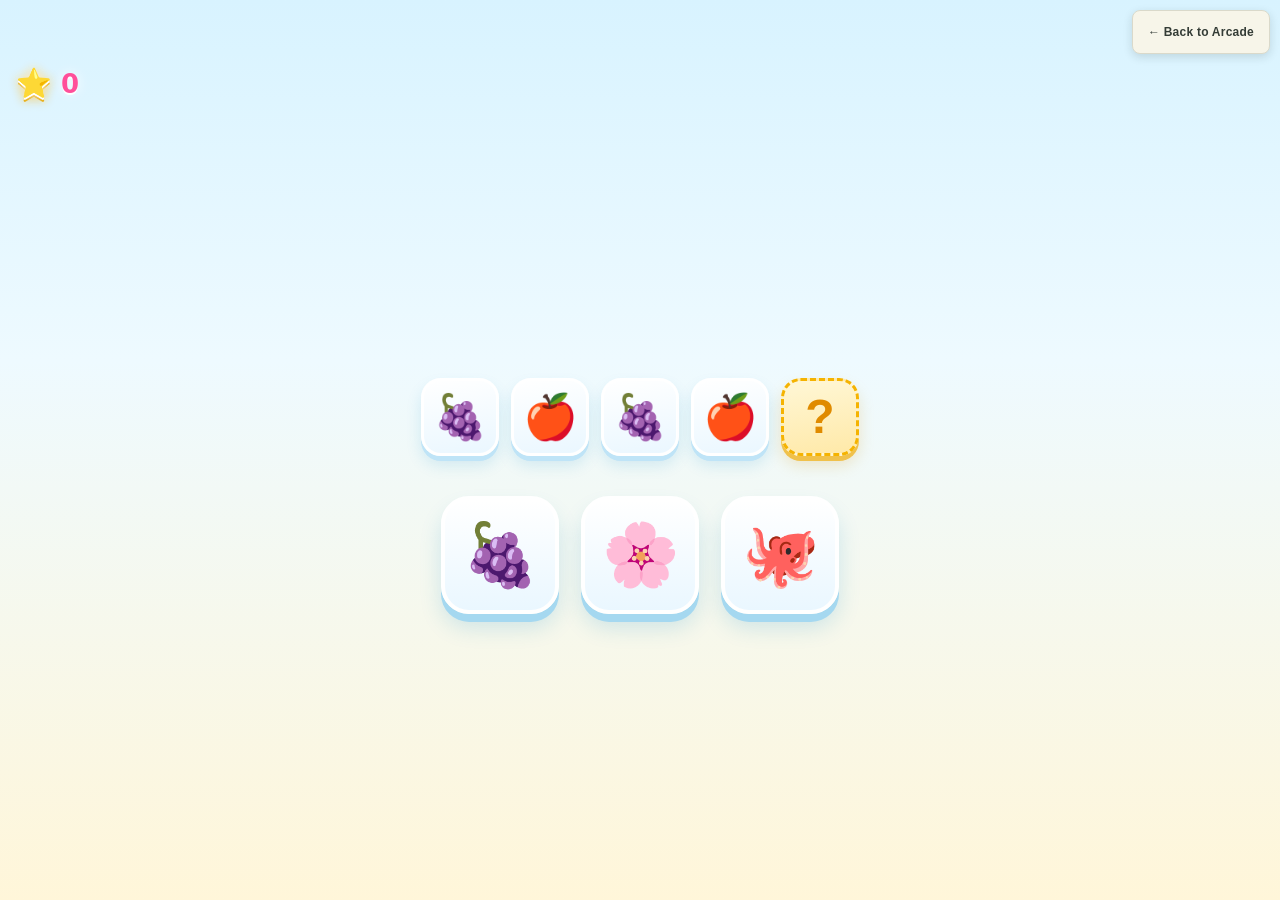
<file: pattern_matching.html>
<!DOCTYPE html>
<html lang="th">
<head>
<meta charset="utf-8">
<meta name="viewport" content="width=device-width, initial-scale=1, maximum-scale=1, user-scalable=no, viewport-fit=cover">
<title>เกมต่อแบบรูป</title>
<style>
  *{margin:0;padding:0;box-sizing:border-box;-webkit-tap-highlight-color:transparent;}
  html,body{
    height:100%;overflow:hidden;
    touch-action:manipulation;
    user-select:none;-webkit-user-select:none;
    font-family:system-ui,-apple-system,"Segoe UI",sans-serif;
  }
  body{
    display:flex;flex-direction:column;
    height:100dvh;
    padding:calc(10px + env(safe-area-inset-top)) 12px calc(14px + env(safe-area-inset-bottom));
    background:linear-gradient(180deg,#d8f3ff 0%,#eefaff 40%,#fff6d9 100%);
  }

  /* ---------- HUD ---------- */
  #hud{
    flex:0 0 auto;
    display:flex;align-items:center;justify-content:space-between;
    padding:2px 4px 6px;
    font-size:clamp(19px,4.6vw,26px);font-weight:900;
  }
  #scoreWrap{color:#ff4f9a;text-shadow:0 2px 0 #fff,0 0 12px #fff;}
  #scoreWrap .star{font-size:1.1em;filter:drop-shadow(0 2px 0 #e6a700);}
  #levelTag{
    color:#0ea5e9;text-shadow:0 2px 0 #fff,0 0 12px #fff;
    display:flex;align-items:center;gap:6px;
  }
  #levelTag .dot{
    width:.62em;height:.62em;border-radius:50%;
    background:#bae6fd;box-shadow:inset 0 0 0 2px #7dd3fc;
    transition:background .25s, box-shadow .25s;
  }
  #levelTag .dot.on{background:#facc15;box-shadow:0 0 8px #fbbf24;}

  /* ---------- พื้นที่เล่น ---------- */
  #stage{
    flex:1 1 auto;min-height:0;
    display:flex;flex-direction:column;
    justify-content:center;gap:clamp(16px,4.5vh,40px);
    width:100%;max-width:560px;margin:0 auto;
  }

  /* แถวแบบรูป */
  #pattern{
    display:flex;align-items:center;justify-content:center;
    gap:clamp(6px,1.8vw,12px);
    width:100%;
  }
  .tile{
    flex:1 1 0;min-width:0;max-width:78px;
    aspect-ratio:1;
    border-radius:clamp(12px,3.4vw,20px);
    display:flex;align-items:center;justify-content:center;
    background:linear-gradient(170deg,#ffffff,#eaf7ff);
    border:3px solid #fff;
    box-shadow:0 5px 0 #bfe4f7, 0 9px 16px rgba(2,132,199,.14);
    font-size:clamp(24px,8.6vmin,44px);
    line-height:1;
    font-family:"Apple Color Emoji","Segoe UI Emoji","Noto Color Emoji",sans-serif;
    animation:tileIn .3s ease backwards;
  }
  @keyframes tileIn{from{opacity:0;transform:scale(.7) translateY(10px);}to{opacity:1;transform:none;}}

  .tile.q{
    background:linear-gradient(170deg,#fff7d6,#ffe9a8);
    border:3px dashed #f5b301;
    box-shadow:0 5px 0 #f0c14b, 0 9px 16px rgba(214,143,0,.2);
    color:#e08b00;font-weight:900;
    font-size:clamp(26px,9.4vmin,48px);
    animation:qPulse 1.15s ease-in-out infinite;
  }
  @keyframes qPulse{
    0%,100%{transform:scale(1);box-shadow:0 5px 0 #f0c14b,0 9px 16px rgba(214,143,0,.2);}
    50%{transform:scale(1.07);box-shadow:0 5px 0 #f0c14b,0 0 24px rgba(250,204,21,.85);}
  }
  .tile.q.filled{
    animation:fillPop .5s cubic-bezier(.2,1.7,.5,1) forwards;
    background:linear-gradient(170deg,#dcfce7,#86efac);
    border:3px solid #22c55e;
    box-shadow:0 5px 0 #16a34a, 0 0 26px rgba(34,197,94,.75);
    color:#166534;
  }
  @keyframes fillPop{
    0%{transform:scale(.5) rotate(-12deg);}
    60%{transform:scale(1.22) rotate(4deg);}
    100%{transform:scale(1) rotate(0);}
  }

  /* ปุ่มตัวเลือก */
  #choices{
    display:flex;justify-content:center;
    gap:clamp(12px,3.5vw,22px);
    width:100%;
  }
  .choice{
    flex:1 1 0;min-width:0;max-width:118px;
    aspect-ratio:1;
    border-radius:clamp(18px,5vw,28px);
    display:flex;align-items:center;justify-content:center;
    background:linear-gradient(180deg,#ffffff,#eaf7ff);
    border:4px solid #fff;
    box-shadow:0 8px 0 #a5d8f0, 0 14px 22px rgba(2,132,199,.16);
    font-size:clamp(34px,11.5vmin,62px);
    line-height:1;
    font-family:"Apple Color Emoji","Segoe UI Emoji","Noto Color Emoji",sans-serif;
    cursor:pointer;
    transition:transform .12s ease, box-shadow .12s ease, opacity .3s;
    animation:choiceIn .35s ease backwards;
  }
  .choice:nth-child(1){animation-delay:.05s;}
  .choice:nth-child(2){animation-delay:.12s;}
  .choice:nth-child(3){animation-delay:.19s;}
  @keyframes choiceIn{from{opacity:0;transform:translateY(18px) scale(.85);}to{opacity:1;transform:none;}}
  .choice:active{transform:translateY(6px);box-shadow:0 2px 0 #a5d8f0;}

  .choice.correct{
    background:linear-gradient(180deg,#dcfce7,#86efac);
    box-shadow:0 8px 0 #16a34a, 0 0 30px rgba(34,197,94,.8);
    transform:translateY(-4px) scale(1.06);
  }
  .choice.wrong{
    animation:wrongShake .45s ease;
    background:linear-gradient(180deg,#ffe4e6,#fecdd3);
    box-shadow:0 8px 0 #f43f5e;
  }
  @keyframes wrongShake{
    0%,100%{transform:translateX(0);}
    20%{transform:translateX(-9px) rotate(-4deg);}
    50%{transform:translateX(9px) rotate(4deg);}
    80%{transform:translateX(-5px);}
  }
  .choice.dim{opacity:.35;pointer-events:none;}

  /* ---------- เอฟเฟกต์ ---------- */
  #fx{position:fixed;inset:0;width:100%;height:100%;pointer-events:none;z-index:15;}

  #toast{
    position:fixed;left:0;right:0;top:26%;
    text-align:center;pointer-events:none;z-index:16;
    font-size:clamp(30px,9vw,60px);font-weight:900;color:#ff4f9a;
    text-shadow:0 5px 0 #fff,0 0 26px #fff;
    opacity:0;transform:scale(.5);
    transition:opacity .18s ease, transform .25s cubic-bezier(.2,1.7,.5,1);
  }
  #toast.show{opacity:1;transform:scale(1);}
</style>
<link rel="icon" href="assets/favicon.svg" type="image/svg+xml">
<link rel="stylesheet" href="assets/arcade-nav.css">
</head>
<body class="arcade-integrated">
<a class="arcade-return" href="index.html" lang="en">&#8592; Back to Arcade</a>

<div id="hud">
  <div id="scoreWrap"><span class="star">⭐</span> <span id="score">0</span></div>
  <div id="levelTag">
    <span id="dots"></span>
  </div>
</div>

<main id="stage">
  <div id="pattern"></div>
  <div id="choices"></div>
</main>

<canvas id="fx"></canvas>
<div id="toast"></div>

<script>
(function(){
  const patternEl = document.getElementById('pattern');
  const choicesEl = document.getElementById('choices');
  const scoreEl   = document.getElementById('score');
  const dotsEl    = document.getElementById('dots');
  const toastEl   = document.getElementById('toast');
  const canvas    = document.getElementById('fx');
  const ctx       = canvas.getContext('2d');

  /* ================= คลังรูป ================= */
  const THEMES = [
    ['🐶','🐱','🐰','🐼','🦁'],
    ['🍎','🍌','🍇','🍓','🍊'],
    ['🐟','🐙','🐢','🦀','🐬'],
    ['🚗','🚌','🚂','🚀','🚁'],
    ['☀️','🌙','⭐','🌈','☁️'],
    ['🌸','🌻','🍀','🌵','🍁']
  ];

  /* ================= เสียง ================= */
  let ac = null;
  function initAudio(){
    if(!ac){
      const AC = window.AudioContext || window.webkitAudioContext;
      if(AC) ac = new AC();
    }
    if(ac && ac.state === 'suspended') ac.resume();
  }
  function tone(freq, delay, dur, type, vol){
    if(!ac) return;
    const t = ac.currentTime + delay;
    const o = ac.createOscillator(), g = ac.createGain();
    o.type = type || 'sine';
    o.frequency.setValueAtTime(freq, t);
    g.gain.setValueAtTime(0.0001, t);
    g.gain.exponentialRampToValueAtTime(vol || 0.18, t + 0.015);
    g.gain.exponentialRampToValueAtTime(0.0001, t + dur);
    o.connect(g); g.connect(ac.destination);
    o.start(t); o.stop(t + dur + 0.04);
  }
  function sndTap(){ tone(880, 0, 0.07, 'sine', 0.10); }
  function sndRight(){
    tone(660, 0, 0.13, 'triangle', 0.19);
    tone(880, 0.09, 0.16, 'triangle', 0.19);
    tone(1174, 0.18, 0.26, 'triangle', 0.16);
  }
  function sndWrong(){
    tone(200, 0, 0.15, 'sawtooth', 0.10);
    tone(150, 0.10, 0.19, 'sawtooth', 0.09);
  }

  /* ================= เอฟเฟกต์ ================= */
  let W = 0, H = 0, DPR = 1;
  function resizeFx(){
    DPR = Math.min(window.devicePixelRatio || 1, 2);
    W = window.innerWidth; H = window.innerHeight;
    canvas.width  = Math.round(W * DPR);
    canvas.height = Math.round(H * DPR);
    ctx.setTransform(DPR, 0, 0, DPR, 0, 0);
  }
  window.addEventListener('resize', resizeFx);

  const particles = [];
  function burst(x, y, count, power){
    for(let i = 0; i < count; i++){
      const a = Math.random() * Math.PI * 2;
      const sp = power * (0.35 + Math.random());
      particles.push({
        x, y,
        vx: Math.cos(a) * sp,
        vy: Math.sin(a) * sp - power * 0.5,
        size: 4 + Math.random() * 8,
        life: 0.75 + Math.random() * 0.7,
        maxLife: 1.45,
        color: 'hsl(' + ((Math.random() * 360) | 0) + ',95%,64%)',
        rot: Math.random() * 6,
        vr: (Math.random() - 0.5) * 16,
        shape: Math.random() < 0.55 ? 'rect' : 'circle'
      });
    }
  }
  function burstAt(el, count, power){
    const r = el.getBoundingClientRect();
    burst(r.left + r.width / 2, r.top + r.height / 2, count, power);
  }

  let lastT = performance.now();
  function fxLoop(now){
    let dt = (now - lastT) / 1000;
    lastT = now;
    if(dt > 0.05) dt = 0.05;

    ctx.clearRect(0, 0, W, H);
    for(let i = particles.length - 1; i >= 0; i--){
      const p = particles[i];
      p.life -= dt;
      if(p.life <= 0){ particles.splice(i, 1); continue; }
      p.vy += 1000 * dt;
      p.x += p.vx * dt;
      p.y += p.vy * dt;
      p.rot += p.vr * dt;

      ctx.globalAlpha = Math.max(0, Math.min(1, p.life / p.maxLife));
      if(p.shape === 'rect'){
        ctx.save();
        ctx.translate(p.x, p.y);
        ctx.rotate(p.rot);
        ctx.fillStyle = p.color;
        ctx.fillRect(-p.size / 2, -p.size / 2, p.size, p.size * 0.7);
        ctx.restore();
      } else {
        ctx.beginPath();
        ctx.arc(p.x, p.y, p.size * 0.55, 0, Math.PI * 2);
        ctx.fillStyle = p.color;
        ctx.fill();
      }
    }
    ctx.globalAlpha = 1;
    requestAnimationFrame(fxLoop);
  }

  /* ================= สถานะเกม ================= */
  let score = 0;
  let roundNum = 1;
  let answer = null;
  let locked = false;

  function shuffle(a){
    for(let i = a.length - 1; i > 0; i--){
      const j = (Math.random() * (i + 1)) | 0;
      const t = a[i]; a[i] = a[j]; a[j] = t;
    }
    return a;
  }
  function pick(a){ return a[(Math.random() * a.length) | 0]; }

  /* สร้างหน่วยของแบบรูป + จำนวนช่องที่โชว์ */
  function buildUnit(){
    const s = shuffle(pick(THEMES).slice());     // สุ่มรูป 5 ตัวในธีม

    if(roundNum <= 3){
      // AB
      return { unit:[s[0], s[1]], visible:4 };
    }
    if(roundNum <= 6){
      // ABC / ABB / AAB
      const kind = (Math.random() * 3) | 0;
      if(kind === 0) return { unit:[s[0], s[1], s[2]], visible:5 };
      if(kind === 1) return { unit:[s[0], s[1], s[1]], visible:5 };
      return { unit:[s[0], s[0], s[1]], visible:5 };
    }
    // ระดับสูง: ผสม AABB และแบบเดิม
    const kind = (Math.random() * 4) | 0;
    if(kind === 0) return { unit:[s[0], s[0], s[1], s[1]], visible:4 };
    if(kind === 1) return { unit:[s[0], s[1], s[2]], visible:5 };
    if(kind === 2) return { unit:[s[0], s[1], s[0], s[2]], visible:4 }; // ABAC
    return { unit:[s[0], s[1]], visible:4 };
  }

  const WORDS = ['เก่งมาก!','สุดยอด!','ใช่เลย!','ดีมาก!','เยี่ยม!','ฉลาดมาก!'];
  let toastTimer = null;
  function showToast(text){
    toastEl.textContent = text;
    toastEl.classList.add('show');
    clearTimeout(toastTimer);
    toastTimer = setTimeout(() => toastEl.classList.remove('show'), 850);
  }

  function updateDots(){
    const n = Math.min(10, roundNum);
    let html = '';
    for(let i = 0; i < 10; i++){
      html += '<span class="dot' + (i < (roundNum - 1) % 10 + 1 ? ' on' : '') + '"></span>';
    }
    dotsEl.innerHTML = html;
  }

  /* ================= สร้างรอบใหม่ ================= */
  function newRound(){
    locked = false;
    patternEl.innerHTML = '';
    choicesEl.innerHTML = '';
    updateDots();

    const { unit, visible } = buildUnit();

    // ต่อหน่วยให้ยาวพอ
    const full = [];
    while(full.length < visible + 1){
      for(let i = 0; i < unit.length; i++) full.push(unit[i]);
    }
    const shown = full.slice(0, visible);
    answer = full[visible];

    // วาดแถวแบบรูป
    shown.forEach(function(sym, i){
      const t = document.createElement('div');
      t.className = 'tile';
      t.textContent = sym;
      t.style.animationDelay = (i * 0.05) + 's';
      patternEl.appendChild(t);
    });

    const q = document.createElement('div');
    q.className = 'tile q';
    q.id = 'questionTile';
    q.textContent = '?';
    patternEl.appendChild(q);

    // ตัวเลือก 3 ข้อ (มีคำตอบ + ตัวลวงจากธีมเดียวกัน)
    const others = [];
    THEMES.forEach(function(theme){
      theme.forEach(function(sym){
        if(sym !== answer && others.indexOf(sym) === -1) others.push(sym);
      });
    });
    shuffle(others);
    const opts = shuffle([answer, others[0], others[1]]);

    opts.forEach(function(sym){
      const btn = document.createElement('div');
      btn.className = 'choice';
      btn.dataset.sym = sym;
      btn.textContent = sym;
      choicesEl.appendChild(btn);
    });
  }

  /* ================= ตอบ ================= */
  function choose(btn){
    if(locked) return;
    initAudio();

    if(btn.dataset.sym === answer){
      locked = true;
      sndRight();
      btn.classList.add('correct');
      Array.prototype.forEach.call(choicesEl.children, function(c){
        if(c !== btn) c.classList.add('dim');
      });

      const q = document.getElementById('questionTile');
      if(q){
        q.textContent = answer;
        q.classList.add('filled');
        q.style.animation = 'none';
        void q.offsetWidth;
        q.style.animation = '';
      }

      burstAt(btn, 20, 300);
      if(q) burstAt(q, 24, 340);

      score++;
      scoreEl.textContent = score;
      showToast(pick(WORDS));

      roundNum++;
      setTimeout(function(){
        newRound();
      }, 1150);

    } else {
      sndWrong();
      btn.classList.add('wrong');
      setTimeout(function(){ btn.classList.remove('wrong'); }, 480);
    }
  }

  choicesEl.addEventListener('pointerdown', function(e){
    const btn = e.target.closest('.choice');
    if(!btn) return;
    if(!btn.classList.contains('dim')) choose(btn);
  });

  /* กันซูม / เลื่อนหน้า */
  document.addEventListener('gesturestart', function(e){ e.preventDefault(); });
  document.addEventListener('touchmove', function(e){ e.preventDefault(); }, { passive:false });

  /* ================= เริ่ม ================= */
  resizeFx();
  requestAnimationFrame(fxLoop);
  newRound();
})();
</script>
</body>
</html>
</file>
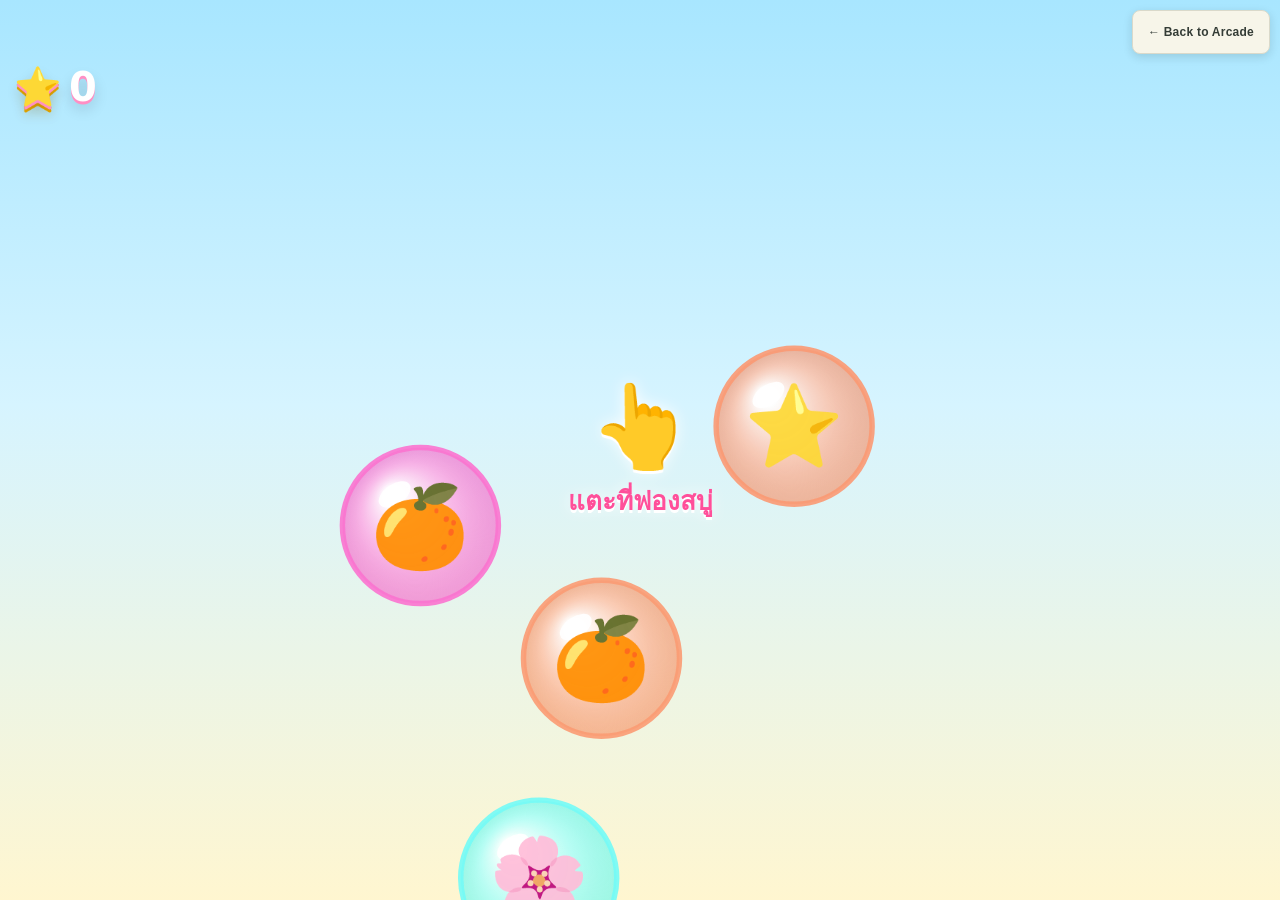
<file: soap.html>
<!DOCTYPE html>
<html lang="th">
<head>
<meta charset="utf-8">
<meta name="viewport" content="width=device-width, initial-scale=1, maximum-scale=1, user-scalable=no, viewport-fit=cover">
<title>เกมตีฟองสบู่</title>
<style>
  *{margin:0;padding:0;box-sizing:border-box;-webkit-tap-highlight-color:transparent;}
  html,body{
    height:100%;overflow:hidden;touch-action:none;
    user-select:none;-webkit-user-select:none;
    font-family:system-ui,-apple-system,"Segoe UI",sans-serif;
  }
  body{background:linear-gradient(180deg,#a8e6ff 0%,#d6f4ff 45%,#fff6d0 100%);}
  canvas{display:block;width:100%;height:100%;}

  #hud{
    position:fixed;top:calc(10px + env(safe-area-inset-top));left:14px;
    display:flex;align-items:center;gap:8px;
    font-size:40px;font-weight:900;color:#fff;
    text-shadow:0 3px 0 #ff8fc4, 0 8px 14px rgba(0,0,0,.15);
    pointer-events:none;
  }
  #hud .star{font-size:38px;filter:drop-shadow(0 3px 0 #e6a700);}

  #praise{
    position:fixed;inset:0;display:flex;align-items:center;justify-content:center;
    font-size:min(13vw,84px);font-weight:900;color:#ff4f9a;
    text-shadow:0 6px 0 #fff, 0 0 28px #fff, 0 10px 24px rgba(0,0,0,.15);
    opacity:0;transform:scale(.5);pointer-events:none;
    transition:opacity .2s ease, transform .2s cubic-bezier(.2,1.6,.5,1);
  }
  #praise.show{opacity:1;transform:scale(1);}

  #hint{
    position:fixed;inset:0;display:flex;flex-direction:column;
    align-items:center;justify-content:center;gap:6px;
    pointer-events:none;transition:opacity .4s;
    font-size:26px;font-weight:800;color:#ff4f9a;
    text-shadow:0 3px 0 #fff,0 0 16px #fff;
  }
  #hint .hand{font-size:80px;animation:tap 1.1s ease-in-out infinite;}
  @keyframes tap{0%,100%{transform:translateY(0) scale(1)}50%{transform:translateY(-18px) scale(1.12)}}
  #hint.hide{opacity:0;}
</style>
<link rel="icon" href="assets/favicon.svg" type="image/svg+xml">
<link rel="stylesheet" href="assets/arcade-nav.css">
</head>
<body class="arcade-soap">
<a class="arcade-return" href="index.html" lang="en">&#8592; Back to Arcade</a>
<canvas id="c"></canvas>
<div id="hud"><span class="star">⭐</span><span id="score">0</span></div>
<div id="praise"></div>
<div id="hint"><div class="hand">👆</div><div>แตะที่ฟองสบู่</div></div>

<script>
(function(){
  const canvas = document.getElementById('c');
  const ctx = canvas.getContext('2d');
  const scoreEl = document.getElementById('score');
  const praiseEl = document.getElementById('praise');
  const hintEl = document.getElementById('hint');

  let W = 0, H = 0, DPR = 1;

  function resize(){
    DPR = Math.min(window.devicePixelRatio || 1, 2);
    W = canvas.clientWidth;
    H = canvas.clientHeight;
    canvas.width  = Math.round(W * DPR);
    canvas.height = Math.round(H * DPR);
    ctx.setTransform(DPR, 0, 0, DPR, 0, 0);
  }
  window.addEventListener('resize', resize);
  window.addEventListener('orientationchange', () => setTimeout(resize, 200));

  /* ---------- เสียง ---------- */
  let ac = null;
  function initAudio(){
    if(!ac){
      const AC = window.AudioContext || window.webkitAudioContext;
      if(AC) ac = new AC();
    }
    if(ac && ac.state === 'suspended') ac.resume();
  }
  function popSound(){
    if(!ac) return;
    const t = ac.currentTime;
    const o = ac.createOscillator(), g = ac.createGain();
    const base = 380 + Math.random() * 320;
    o.type = 'sine';
    o.frequency.setValueAtTime(base, t);
    o.frequency.exponentialRampToValueAtTime(base * 2.4, t + 0.09);
    g.gain.setValueAtTime(0.0001, t);
    g.gain.exponentialRampToValueAtTime(0.28, t + 0.012);
    g.gain.exponentialRampToValueAtTime(0.0001, t + 0.19);
    o.connect(g); g.connect(ac.destination);
    o.start(t); o.stop(t + 0.22);
  }
  function chime(){
    if(!ac) return;
    [523.25, 659.25, 783.99, 1046.5].forEach((f, i) => {
      const t = ac.currentTime + i * 0.09;
      const o = ac.createOscillator(), g = ac.createGain();
      o.type = 'triangle';
      o.frequency.value = f;
      g.gain.setValueAtTime(0.0001, t);
      g.gain.exponentialRampToValueAtTime(0.22, t + 0.02);
      g.gain.exponentialRampToValueAtTime(0.0001, t + 0.38);
      o.connect(g); g.connect(ac.destination);
      o.start(t); o.stop(t + 0.42);
    });
  }

  /* ---------- ข้อมูลเกม ---------- */
  const EMOJIS = ['🐶','🐱','🐰','🐼','🦁','🐸','🐷','🐵','🐥','🦋',
                  '🍎','🍓','🍊','🍇','🍌','⭐','🌈','🎈','🌸','🐟'];

  let bubbles = [];
  let particles = [];
  let score = 0;
  let time = 0;
  let spawnCd = 0;

  function targetCount(){
    return Math.max(4, Math.min(9, Math.round((W * H) / 55000)));
  }

  function spawnBubble(){
    const minDim = Math.min(W, H);
    const r = Math.max(36, Math.min(minDim * 0.105, 78));
    const margin = r + 6;
    const baseX = margin + Math.random() * Math.max(1, (W - margin * 2));
    bubbles.push({
      baseX, x: baseX,
      y: H + r + Math.random() * 120,
      r,
      vy: -(H * 0.10 + Math.random() * H * 0.07),
      amp: 10 + Math.random() * 26,
      freq: 0.4 + Math.random() * 1.1,
      phase: Math.random() * Math.PI * 2,
      emoji: EMOJIS[(Math.random() * EMOJIS.length) | 0],
      hue: (Math.random() * 360) | 0
    });
  }

  /* ---------- เอฟเฟกต์ ---------- */
  function burst(x, y, hue, r){
    for(let i = 0; i < 14; i++){
      const a = Math.random() * Math.PI * 2;
      const sp = 130 + Math.random() * 280;
      particles.push({
        x, y,
        vx: Math.cos(a) * sp,
        vy: Math.sin(a) * sp - 90,
        size: 4 + Math.random() * 8,
        life: 0.65 + Math.random() * 0.4,
        maxLife: 1.05,
        color: `hsl(${(hue + Math.random() * 90 - 45 + 360) % 360}, 95%, 66%)`,
        shape: Math.random() < 0.45 ? 'rect' : 'circle',
        rot: Math.random() * 6,
        vr: (Math.random() - 0.5) * 14
      });
    }
    particles.push({
      ring: true, x, y, r: r * 0.55,
      life: 0.34, maxLife: 0.34,
      color: `hsl(${hue}, 95%, 72%)`
    });
  }

  function confetti(){
    const cx = W / 2, cy = H * 0.38;
    for(let i = 0; i < 70; i++){
      const a = Math.random() * Math.PI * 2;
      const sp = 180 + Math.random() * 480;
      particles.push({
        x: cx, y: cy,
        vx: Math.cos(a) * sp,
        vy: Math.sin(a) * sp - 220,
        size: 5 + Math.random() * 9,
        life: 0.9 + Math.random() * 0.7,
        maxLife: 1.6,
        color: `hsl(${Math.random() * 360}, 95%, 64%)`,
        shape: Math.random() < 0.6 ? 'rect' : 'circle',
        rot: Math.random() * 6,
        vr: (Math.random() - 0.5) * 18
      });
    }
  }

  const WORDS = ['เก่งมาก!','สุดยอด!','ว้าว!','ดีมาก!','เยี่ยม!','เจ๋งไปเลย!'];
  let praiseTimer = null;
  function showPraise(){
    praiseEl.textContent = WORDS[(Math.random() * WORDS.length) | 0];
    praiseEl.classList.add('show');
    clearTimeout(praiseTimer);
    praiseTimer = setTimeout(() => praiseEl.classList.remove('show'), 950);
  }

  /* ---------- การแตะ ---------- */
  function handleTap(clientX, clientY){
    const rect = canvas.getBoundingClientRect();
    const x = clientX - rect.left;
    const y = clientY - rect.top;

    for(let i = bubbles.length - 1; i >= 0; i--){
      const b = bubbles[i];
      const dx = x - b.x, dy = y - b.y;
      const hitR = b.r * 1.25;           // ใจดีกับนิ้วเล็ก ๆ
      if(dx * dx + dy * dy <= hitR * hitR){
        popBubble(i);
        return;
      }
    }
  }

  function popBubble(i){
    const b = bubbles[i];
    bubbles.splice(i, 1);
    burst(b.x, b.y, b.hue, b.r);
    popSound();

    score++;
    scoreEl.textContent = score;
    if(score % 10 === 0){
      showPraise();
      confetti();
      chime();
    }
  }

  canvas.addEventListener('pointerdown', (e) => {
    e.preventDefault();
    initAudio();
    hintEl.classList.add('hide');
    handleTap(e.clientX, e.clientY);
  }, { passive: false });

  // กันการซูม/เลื่อนหน้า
  document.addEventListener('gesturestart', e => e.preventDefault());
  document.addEventListener('touchmove', e => e.preventDefault(), { passive: false });

  /* ---------- เกมลูป ---------- */
  function update(dt){
    time += dt;

    // เกิดฟองใหม่
    spawnCd -= dt;
    if(bubbles.length < targetCount() && spawnCd <= 0){
      spawnBubble();
      spawnCd = 0.55;
    }

    // เคลื่อนที่ฟอง
    for(let i = bubbles.length - 1; i >= 0; i--){
      const b = bubbles[i];
      b.y += b.vy * dt;
      b.x = b.baseX + Math.sin(time * b.freq + b.phase) * b.amp;
      if(b.y < -b.r * 1.5) bubbles.splice(i, 1);
    }

    // อนุภาค
    for(let i = particles.length - 1; i >= 0; i--){
      const p = particles[i];
      p.life -= dt;
      if(p.life <= 0){ particles.splice(i, 1); continue; }
      if(p.ring){
        p.r += 300 * dt;
      } else {
        p.vy += 950 * dt;
        p.x += p.vx * dt;
        p.y += p.vy * dt;
        p.rot += p.vr * dt;
      }
    }
  }

  function drawBubble(b){
    const g = ctx.createRadialGradient(
      b.x - b.r * 0.35, b.y - b.r * 0.38, b.r * 0.12,
      b.x, b.y, b.r
    );
    g.addColorStop(0, 'rgba(255,255,255,0.96)');
    g.addColorStop(0.55, `hsla(${b.hue},100%,82%,0.78)`);
    g.addColorStop(1, `hsla(${b.hue},90%,66%,0.58)`);

    ctx.beginPath();
    ctx.arc(b.x, b.y, b.r, 0, Math.PI * 2);
    ctx.fillStyle = g;
    ctx.fill();

    ctx.lineWidth = Math.max(2, b.r * 0.07);
    ctx.strokeStyle = `hsla(${b.hue},95%,72%,0.9)`;
    ctx.stroke();

    // ไฮไลต์
    ctx.beginPath();
    ctx.ellipse(b.x - b.r * 0.33, b.y - b.r * 0.4,
                b.r * 0.23, b.r * 0.13, -0.6, 0, Math.PI * 2);
    ctx.fillStyle = 'rgba(255,255,255,0.92)';
    ctx.fill();

    // อีโมจิข้างใน
    ctx.font = `${Math.round(b.r * 1.02)}px "Apple Color Emoji","Segoe UI Emoji","Noto Color Emoji",serif`;
    ctx.textAlign = 'center';
    ctx.textBaseline = 'middle';
    ctx.fillText(b.emoji, b.x, b.y + b.r * 0.06);
  }

  function render(){
    ctx.clearRect(0, 0, W, H);

    // ฟองสบู่
    for(const b of bubbles) drawBubble(b);

    // อนุภาค
    for(const p of particles){
      const a = Math.max(0, p.life / p.maxLife);
      ctx.globalAlpha = a;
      if(p.ring){
        ctx.beginPath();
        ctx.arc(p.x, p.y, p.r, 0, Math.PI * 2);
        ctx.lineWidth = 5;
        ctx.strokeStyle = p.color;
        ctx.stroke();
      } else if(p.shape === 'rect'){
        ctx.save();
        ctx.translate(p.x, p.y);
        ctx.rotate(p.rot);
        ctx.fillStyle = p.color;
        ctx.fillRect(-p.size / 2, -p.size / 2, p.size, p.size * 0.7);
        ctx.restore();
      } else {
        ctx.beginPath();
        ctx.arc(p.x, p.y, p.size * 0.6, 0, Math.PI * 2);
        ctx.fillStyle = p.color;
        ctx.fill();
      }
    }
    ctx.globalAlpha = 1;
  }

  let last = performance.now();
  function loop(now){
    let dt = (now - last) / 1000;
    last = now;
    if(dt > 0.05) dt = 0.05;
    if(dt < 0) dt = 0;
    update(dt);
    render();
    requestAnimationFrame(loop);
  }

  resize();
  // เริ่มด้วยฟอง 2–3 ลูก
  for(let i = 0; i < 3; i++){
    spawnBubble();
    bubbles[bubbles.length - 1].y = H * (0.55 + Math.random() * 0.4);
  }
  requestAnimationFrame(loop);
})();
</script>
</body>
</html>
</file>
<file: assets/arcade.css>
@font-face {
  font-family: Sora;
  src: url("fonts/Sora-Variable.ttf") format("truetype");
  font-weight: 100 800;
  font-style: normal;
  font-display: swap;
}
:root {
  color-scheme: light;
  --paper: #eeede3;
  --ink: #303e36;
  --muted: #586451;
  --berry: #843653;
  --lcd: #b3c88d;
  --shell: #e0dfd3;
}
* {
  box-sizing: border-box;
}
html {
  scroll-behavior: smooth;
  scroll-padding-top: 24px;
}
body {
  margin: 0;
  background: var(--paper);
  color: var(--ink);
  font-family: Sora, Arial, Helvetica, sans-serif;
  -webkit-font-smoothing: antialiased;
}
::selection {
  background: var(--berry);
  color: #fff8e9;
}
a {
  color: inherit;
  text-underline-offset: 4px;
}
a:focus-visible {
  outline: 3px solid var(--berry);
  outline-offset: 5px;
}
svg {
  display: block;
}
.shell {
  max-width: 1380px;
  margin: auto;
  padding: 0 56px;
}
.masthead {
  min-height: 103px;
  display: flex;
  align-items: center;
  justify-content: space-between;
  border-bottom: 1px solid #c8ccbe;
  gap: 20px;
}
.wordmark {
  display: flex;
  gap: 13px;
  align-items: center;
  text-decoration: none;
  font-size: 17px;
  font-weight: 900;
  letter-spacing: -0.025em;
}
.wordmark svg {
  width: 31px;
  height: 38px;
  fill: none;
  stroke: currentColor;
  stroke-width: 2.5;
  stroke-linecap: round;
}
.wordmark b {
  font-weight: 500;
  letter-spacing: 0.17em;
  font-size: 10px;
  display: block;
  margin-top: 4px;
}
.power {
  font:
    700 10px/1.4 "Courier New",
    monospace;
  letter-spacing: 0.13em;
  display: flex;
  gap: 9px;
  align-items: center;
}
.power i {
  width: 7px;
  height: 7px;
  background: #688448;
  border-radius: 50%;
  box-shadow: 0 1px 4px #68844850;
}
.intro {
  display: flex;
  align-items: center;
  justify-content: space-between;
  padding: 60px 0 53px;
  gap: 32px;
}
h1 {
  font-size: clamp(40px, 4.6vw, 65px);
  line-height: 1.03;
  letter-spacing: -0.04em;
  margin: 0;
  font-weight: 800;
}
h1 span {
  color: var(--berry);
}
.intro p {
  color: var(--muted);
  font-size: 15px;
  line-height: 1.75;
  margin: 23px 0 0;
}
.console-stamp {
  position: relative;
  width: 234px;
  flex-shrink: 0;
  padding: 18px 18px 32px;
  background: #e0e0d3;
  border-radius: 14px 14px 45px 14px;
  box-shadow:
    inset 1px 2px 2px #faf9ef,
    inset -1px -2px 2px #b8bdb0,
    0 14px 22px -15px #56634a60;
  transform: rotate(7deg);
  margin-right: 29px;
}
.stamp-screen {
  padding: 10px 14px;
  background: #536054;
  border-radius: 5px 5px 17px 5px;
}
.stamp-screen svg {
  background: var(--lcd);
  width: 100%;
  stroke: #3e5632;
  stroke-width: 6;
  fill: #3e5632;
  image-rendering: pixelated;
}
.stamp-screen .smile {
  fill: none;
  stroke-width: 4;
}
.console-stamp > span {
  display: block;
  font:
    700 8px/1.5 "Courier New",
    monospace;
  letter-spacing: 0.06em;
  margin-top: 10px;
}
.stamp-slots {
  position: absolute;
  bottom: 17px;
  right: 23px;
  display: flex;
  gap: 4px;
  transform: rotate(-20deg);
}
.stamp-slots i {
  width: 3px;
  height: 14px;
  background: #a4ac9c;
  border-radius: 3px;
}
.collection-heading {
  display: flex;
  align-items: center;
  justify-content: space-between;
  gap: 12px;
  margin-bottom: 20px;
}
.collection-heading h2 {
  font-size: 18px;
  letter-spacing: -0.025em;
  margin: 0;
}
.collection-heading > span {
  font:
    700 10px/1.4 "Courier New",
    monospace;
  color: var(--muted);
  letter-spacing: 0.08em;
}
.games {
  display: grid;
  grid-template-columns: repeat(4, minmax(0, 1fr));
  gap: 22px;
}
.cartridge {
  min-width: 0;
  background: var(--shell);
  border-radius: 12px 12px 25px 12px;
  padding: 12px 12px 0;
  box-shadow:
    inset 1px 2px 1px #fbfaf0,
    inset -1px -2px 2px #bac0b0,
    0 9px 18px -14px #3f4e3e70;
  transition:
    transform 0.22s ease,
    box-shadow 0.22s ease;
}
.cartridge:has(a:hover) {
  transform: translateY(-5px);
  box-shadow:
    inset 1px 2px 1px #fbfaf0,
    inset -1px -2px 2px #bac0b0,
    0 17px 23px -15px #3f4e3e70;
}
.grip {
  height: 10px;
  margin: 0 23px 12px;
  border-top: 2px solid #bfc5b6;
  border-bottom: 2px solid #bfc5b6;
  position: relative;
}
.grip:after {
  content: "";
  position: absolute;
  left: 0;
  right: 0;
  top: 3px;
  border-top: 1px solid #bfc5b6;
}
.preview {
  display: block;
  background: var(--lcd);
  padding: 8px 8px 0;
  border: 6px solid #536054;
  border-radius: 5px 5px 13px 5px;
  text-decoration: none;
}
.preview svg {
  width: 100%;
  aspect-ratio: 240/160;
  fill: #354d2c;
  font:
    700 10px "Courier New",
    monospace;
}
.preview .question {
  font-size: 25px;
}
.screen-caption {
  display: block;
  color: #283f24;
  text-align: center;
  font:
    700 7px/1.5 "Courier New",
    monospace;
  letter-spacing: 0.08em;
  padding: 9px 0 8px;
}
.battery {
  background: #294f41;
}
.battery svg {
  fill: #c9dfae;
}
.battery .screen-caption {
  color: #c9dfae;
}
.label {
  background: #f7f5e9;
  padding: 17px 14px 14px;
  margin-top: 12px;
  border-radius: 3px;
}
.genre {
  font:
    700 8px/1.4 "Courier New",
    monospace;
  letter-spacing: 0.07em;
  color: var(--berry);
}
h3 {
  font-size: 20px;
  letter-spacing: -0.035em;
  line-height: 1.2;
  margin: 7px 0 10px;
}
.label p {
  font-size: 12px;
  line-height: 1.65;
  color: #586451;
  margin: 0;
}
.card-bottom {
  display: flex;
  align-items: center;
  justify-content: space-between;
  gap: 6px;
  margin-top: 21px;
}
.card-bottom > span {
  font-size: 10px;
  color: #586451;
}
.play {
  display: inline-flex;
  align-items: center;
  justify-content: center;
  gap: 12px;
  min-height: 44px;
  min-width: 83px;
  padding: 0 13px;
  background: var(--berry);
  color: #fff8ec;
  border-radius: 6px;
  font-size: 12px;
  font-weight: 700;
  text-decoration: none;
  transition: background 0.15s;
}
.play:hover {
  background: #67283f;
}
.play svg {
  width: 12px;
  height: 12px;
  fill: none;
  stroke: currentColor;
  stroke-width: 2;
}
.play:active {
  transform: translateY(1px);
}
.cartridge-foot {
  height: 36px;
  display: flex;
  align-items: center;
  justify-content: space-between;
  padding: 0 11px;
  font:
    700 7px/1 "Courier New",
    monospace;
  color: #586451;
  letter-spacing: 0.13em;
}
.cartridge-foot i {
  width: 0;
  height: 0;
  border-left: 4px solid transparent;
  border-right: 4px solid transparent;
  border-top: 4px solid #9aa58e;
}
.play-note {
  display: flex;
  align-items: center;
  gap: 10px;
  margin: 30px 0 48px;
  color: var(--muted);
}
.play-note svg {
  width: 20px;
  height: 20px;
  fill: none;
  stroke: currentColor;
  stroke-width: 1.5;
  stroke-linecap: round;
}
.play-note p {
  font-size: 12px;
  margin: 0;
}
.play-note > span {
  margin-left: auto;
  font:
    700 8px "Courier New",
    monospace;
  letter-spacing: 0.1em;
}
footer {
  border-top: 1px solid #c8ccbe;
  min-height: 78px;
  display: flex;
  align-items: center;
  gap: 20px;
  font-size: 10px;
  color: var(--muted);
}
footer > span:first-child {
  font-weight: 800;
  letter-spacing: 0.08em;
}
footer > span:nth-child(2) {
  margin-left: auto;
}
footer a {
  padding: 15px 0 15px 15px;
}
.skip {
  position: fixed;
  top: 10px;
  left: 10px;
  z-index: 10;
  padding: 14px;
  background: var(--ink);
  color: white;
  transform: translateY(-150%);
}
.skip:focus {
  transform: none;
}
body {
  scrollbar-color: #9da98e var(--paper);
}
@media (min-width: 1100px) {
  .console-stamp {
    animation: power-up 0.7s ease-out;
  }
  @keyframes power-up {
    from {
      transform: translateY(12px) rotate(3deg);
    }
    to {
      transform: rotate(7deg);
    }
  }
}
@media (max-width: 1100px) {
  .shell {
    padding: 0 32px;
  }
  .games {
    gap: 16px;
  }
  .label {
    padding: 15px 10px;
  }
  h3 {
    font-size: 18px;
  }
  .card-bottom {
    gap: 4px;
  }
  .play {
    min-width: 70px;
    gap: 8px;
  }
  .card-bottom > span {
    font-size: 9px;
  }
}
@media (max-width: 900px) {
  .games {
    grid-template-columns: repeat(2, minmax(0, 1fr));
    gap: 24px;
  }
  .cartridge {
    padding: 16px 16px 0;
  }
  .label {
    padding: 20px;
  }
  .label p {
    font-size: 14px;
  }
  h3 {
    font-size: 24px;
  }
  .genre {
    font-size: 10px;
  }
  .card-bottom > span {
    font-size: 12px;
  }
  .play {
    min-width: 95px;
    font-size: 14px;
  }
  .intro {
    padding: 44px 0;
  }
  .console-stamp {
    width: 190px;
    margin-right: 8px;
  }
  .intro p {
    font-size: 14px;
  }
  .screen-caption {
    font-size: 8px;
  }
  .collection-heading > span {
    font-size: 9px;
  }
  .play-note > span {
    display: none;
  }
}
@media (max-width: 540px) {
  .shell {
    padding: 0 20px;
  }
  .masthead {
    min-height: 83px;
  }
  .wordmark {
    font-size: 14px;
    gap: 9px;
  }
  .wordmark svg {
    width: 26px;
  }
  .wordmark b {
    font-size: 8px;
  }
  .power {
    font-size: 8px;
    gap: 6px;
  }
  .intro {
    padding: 39px 0 35px;
  }
  .intro h1 {
    font-size: 42px;
  }
  .intro p {
    font-size: 14px;
    margin-top: 18px;
    max-width: 31ch;
  }
  .desktop-break {
    display: none;
  }
  .console-stamp {
    display: none;
  }
  .collection-heading {
    align-items: flex-start;
    margin-bottom: 18px;
  }
  .collection-heading h2 {
    font-size: 17px;
  }
  .collection-heading > span {
    max-width: 95px;
    text-align: right;
    font-size: 8px;
    line-height: 1.7;
  }
  .games {
    grid-template-columns: 1fr;
    gap: 26px;
  }
  .cartridge {
    padding: 16px 16px 0;
    max-width: 380px;
    width: 100%;
    margin: auto;
  }
  .preview svg {
    max-height: 190px;
  }
  .screen-caption {
    font-size: 9px;
  }
  .label {
    padding: 20px;
  }
  .label p {
    font-size: 14px;
  }
  .card-bottom {
    margin-top: 16px;
  }
  .grip {
    margin-bottom: 14px;
  }
  .cartridge-foot {
    height: 40px;
  }
  .play-note {
    margin: 27px 0 34px;
    align-items: flex-start;
  }
  .play-note p {
    font-size: 11px;
    line-height: 1.7;
  }
  footer {
    flex-wrap: wrap;
    padding: 23px 0;
    gap: 13px;
    font-size: 9px;
  }
  footer > span:nth-child(2) {
    margin-left: 0;
    order: 3;
    width: 100%;
  }
  footer a {
    margin-left: auto;
    padding: 8px 0;
  }
}
@media (prefers-reduced-motion: reduce) {
  html {
    scroll-behavior: auto;
  }
  *,
  *:before,
  *:after {
    animation: none !important;
    transition: none !important;
  }
}

/* Small lettering remains readable without losing the cartridge hierarchy. */
.wordmark b,
.power,
.genre,
.collection-heading > span,
.screen-caption,
.cartridge-foot,
.play-note > span,
footer {
  font-size: 11px;
}
.card-bottom > span {
  font-size: 11px;
}
.label p {
  font-size: 13px;
}
.preview {
  color: #354d2c;
}
.battery {
  color: #c9dfae;
}
.preview svg {
  fill: currentColor;
}
.screen-caption {
  letter-spacing: 0;
}
.collection-heading > span {
  letter-spacing: 0;
}
@media (max-width: 1100px) and (min-width: 901px) {
  .games {
    gap: 14px;
  }
  .cartridge {
    padding-left: 10px;
    padding-right: 10px;
  }
  .label {
    padding-left: 10px;
    padding-right: 10px;
  }
  h3 {
    font-size: 17px;
  }
  .card-bottom > span {
    font-size: 10px;
  }
}
@media (max-width: 540px) {
  .wordmark {
    font-size: 13px;
  }
  .wordmark b {
    font-size: 10px;
  }
  .power {
    font-size: 10px;
    letter-spacing: 0;
  }
  .intro h1 {
    font-size: clamp(31px, 9.6vw, 42px);
  }
  .collection-heading {
    flex-wrap: wrap;
  }
  .collection-heading > span {
    max-width: none;
    text-align: left;
    font-size: 10px;
  }
  .label p {
    font-size: 14px;
  }
  .play-note p {
    font-size: 12px;
  }
  footer {
    font-size: 11px;
  }
}
</file>
<file: assets/arcade-nav.css>
/* Integration navigation is scoped to its own element; game styles stay isolated. */
.arcade-return,
.arcade-return:visited {
  position: fixed;
  z-index: 2147483647;
  top: max(10px, env(safe-area-inset-top));
  right: max(10px, env(safe-area-inset-right));
  display: inline-flex;
  align-items: center;
  justify-content: center;
  min-height: 44px;
  padding: 0 15px;
  margin: 0;
  border: 1px solid #dad9ca;
  border-radius: 8px;
  background: #f7f5e9;
  color: #343c36;
  box-shadow: 0 3px 10px #18261d24;
  font:
    700 12px/1.2 Arial,
    Helvetica,
    sans-serif;
  text-decoration: none;
  letter-spacing: 0.02em;
  touch-action: manipulation;
}
.arcade-return:hover {
  background: #e4ebd4;
}
.arcade-return:focus-visible {
  outline: 3px solid #8d335e;
  outline-offset: 3px;
}
/* Reserve a separate top row for games whose HUD already occupies the top edge. */
body.arcade-integrated {
  padding-top: calc(64px + env(safe-area-inset-top));
}
body.arcade-soap #hud {
  top: calc(64px + env(safe-area-inset-top));
}
@media (max-height: 450px) {
  body.arcade-integrated {
    padding-top: calc(54px + env(safe-area-inset-top));
  }
}
</file>
